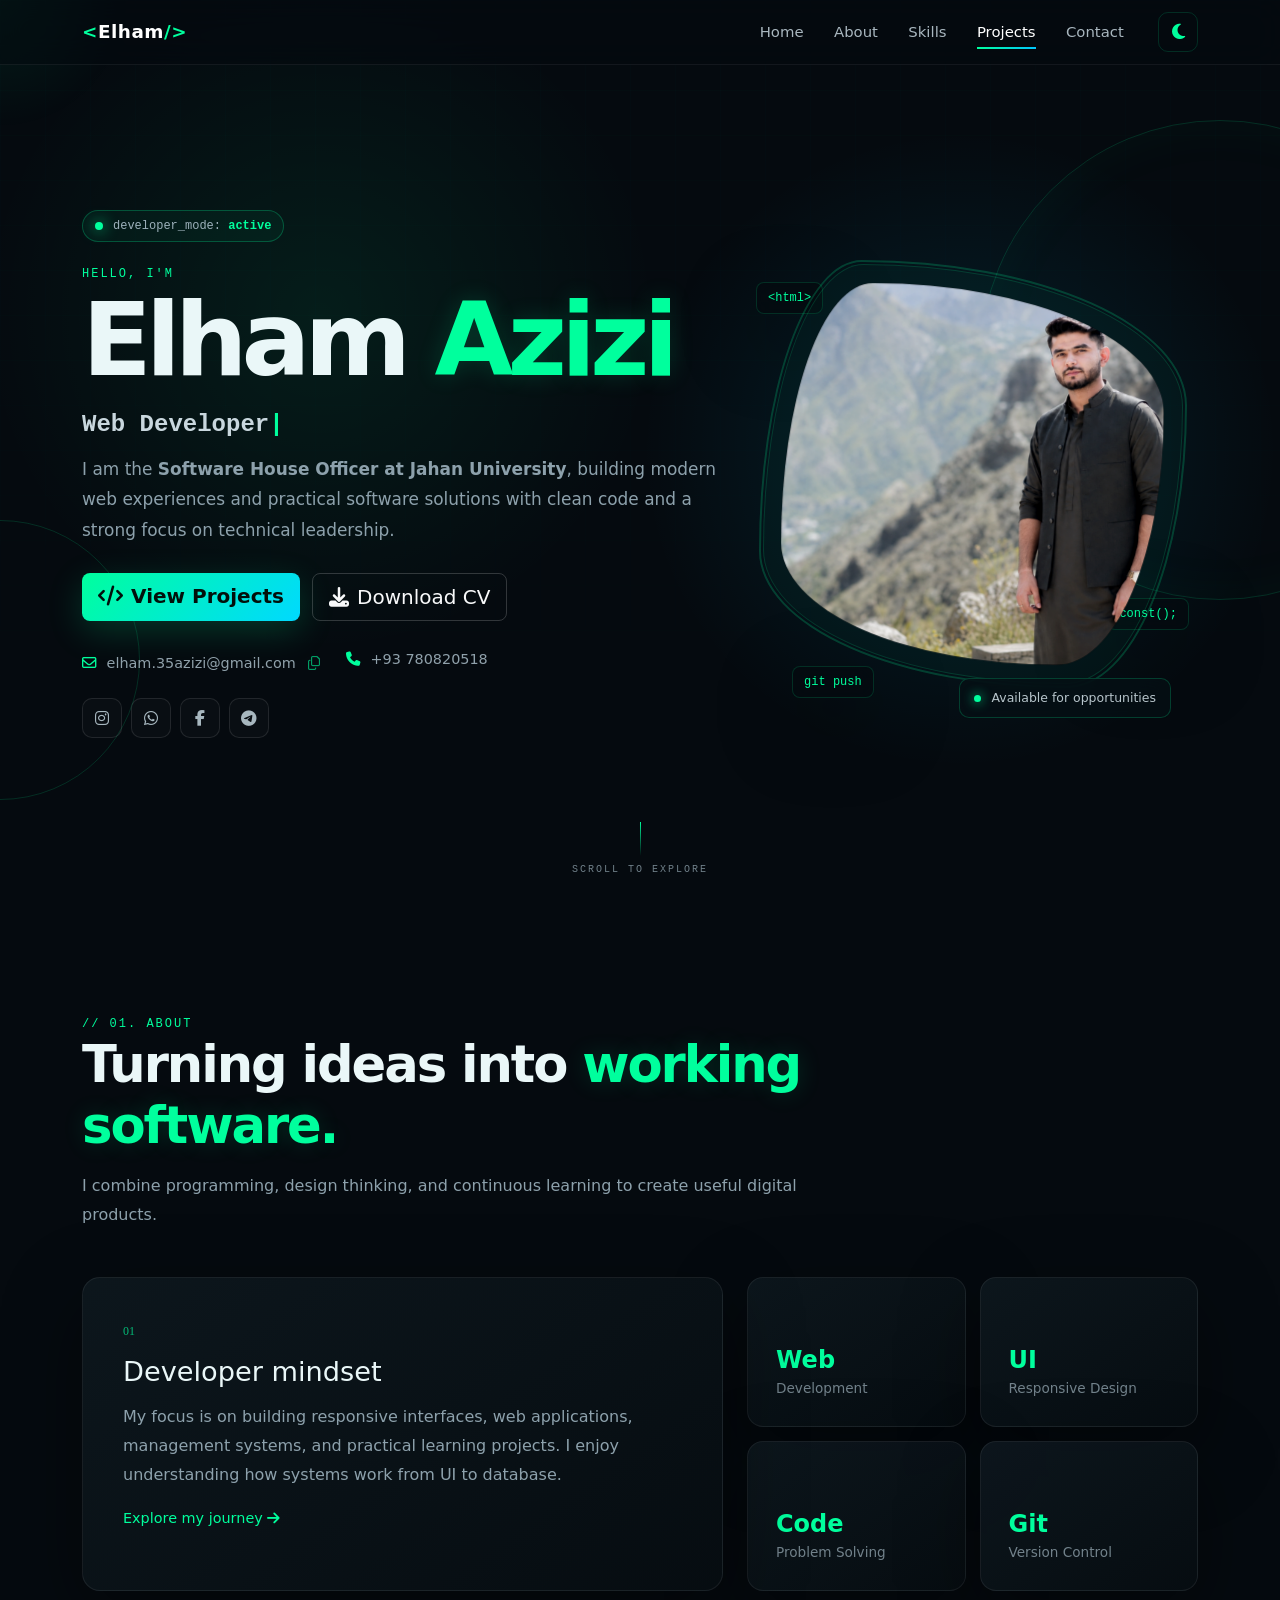
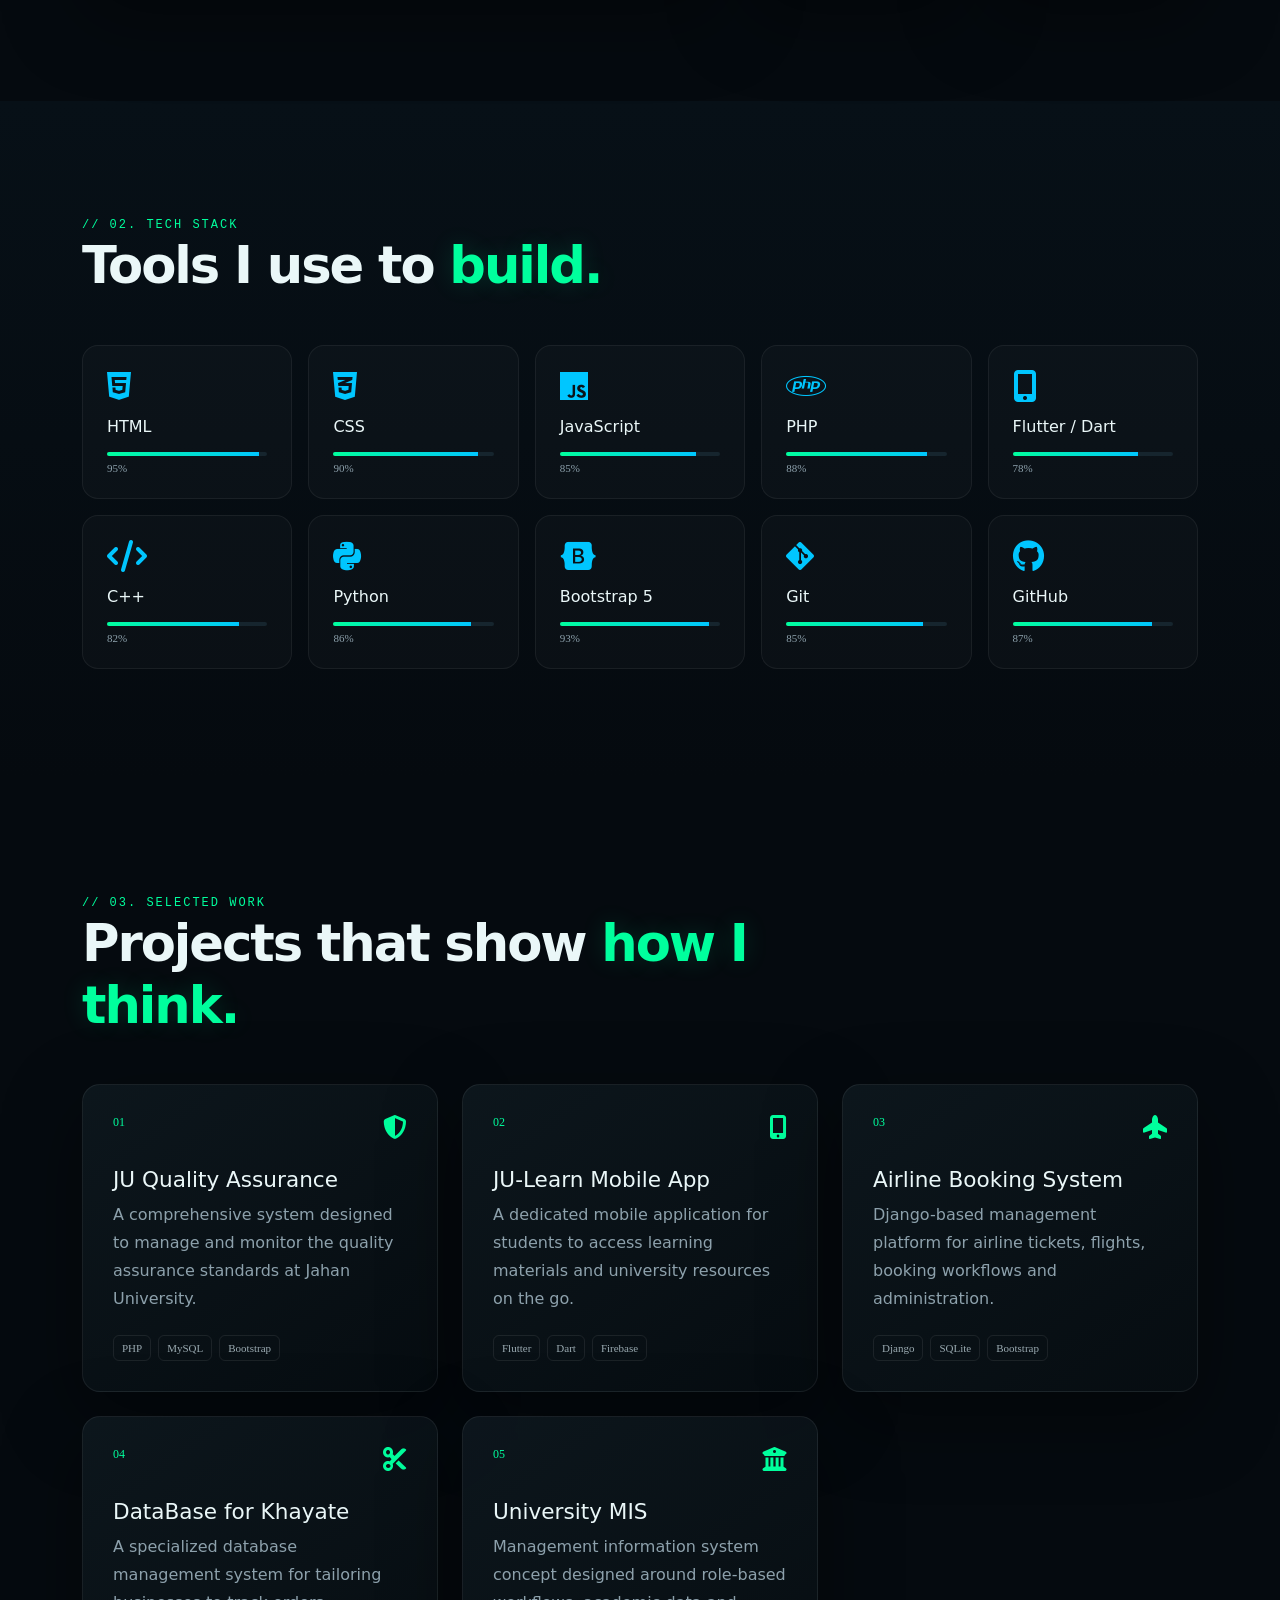
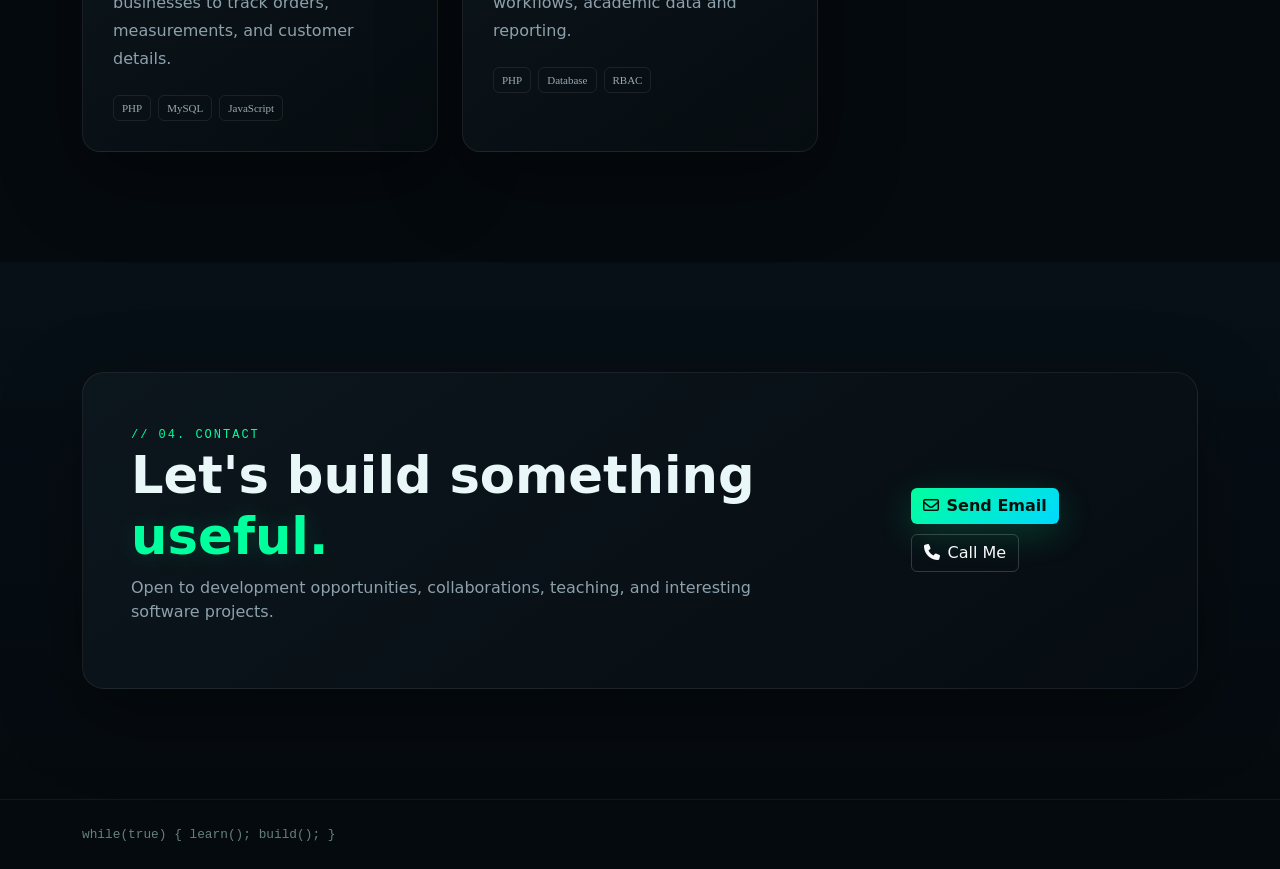
<file: elham-azizi-portfolio/index.html>
<!DOCTYPE html>
<html lang="en">
<head>
  <meta charset="UTF-8">
  <meta name="viewport" content="width=device-width, initial-scale=1.0">
  <meta name="description" content="Elham Azizi — Web Developer and Software House Officer at Jahan University. Specializing in modern web experiences and software solutions.">
  <meta property="og:title" content="Elham Azizi | Developer Portfolio">
  <meta property="og:description" content="Building modern web experiences and practical software solutions.">
  <meta property="og:type" content="website">
  <title>Elham Azizi | Developer Portfolio</title>

  <link rel="preconnect" href="https://cdn.jsdelivr.net">
  <link href="https://cdn.jsdelivr.net/npm/bootstrap@5.3.3/dist/css/bootstrap.min.css" rel="stylesheet">
  <link href="https://cdnjs.cloudflare.com/ajax/libs/font-awesome/6.6.0/css/all.min.css" rel="stylesheet">
  <link href="assets/css/style.css" rel="stylesheet">
</head>
<body data-page="home">

<div id="preloader">
  <div class="loader-wrap">
    <div class="code-loader">&lt;/&gt;</div>
    <span>loading portfolio...</span>
  </div>
</div>

<div class="cursor-glow"></div>
<div class="scroll-progress"></div>

<nav class="navbar navbar-expand-lg fixed-top glass-nav">
  <div class="container">
    <a class="navbar-brand fw-bold" href="index.html"><span>&lt;</span>Elham<span>/&gt;</span></a>
    <button class="navbar-toggler border-0 shadow-none" type="button" data-bs-toggle="collapse" data-bs-target="#mainNav">
      <i class="fa-solid fa-bars"></i>
    </button>
    <div class="collapse navbar-collapse" id="mainNav">
      <ul class="navbar-nav ms-auto align-items-lg-center gap-lg-2">
        <li class="nav-item"><a class="nav-link active" href="index.html">Home</a></li>
        <li class="nav-item"><a class="nav-link" href="about.html">About</a></li>
        <li class="nav-item"><a class="nav-link" href="#skills">Skills</a></li>
        <li class="nav-item"><a class="nav-link" href="#projects">Projects</a></li>
        <li class="nav-item"><a class="nav-link" href="#contact">Contact</a></li>
        <li class="nav-item">
          <button id="themeToggle" class="theme-toggle" aria-label="Toggle theme">
            <i class="fa-solid fa-moon"></i>
          </button>
        </li>
      </ul>
    </div>
  </div>
</nav>

<section class="hero-section" id="home">
  <div class="code-rain" aria-hidden="true">
    <span style="--x:8%;--d:0s">const developer = "Elham";</span>
    <span style="--x:74%;--d:1.2s">function buildFuture() { }</span>
    <span style="--x:22%;--d:2.1s">&lt;div&gt;Creative Developer&lt;/div&gt;</span>
    <span style="--x:57%;--d:.5s">git push origin main</span>
    <span style="--x:88%;--d:2.7s">print("Hello World")</span>
    <span style="--x:39%;--d:3.3s">flutter run</span>
    <span style="--x:3%;--d:4.2s">SELECT * FROM projects;</span>
    <span style="--x:67%;--d:4.8s">npm install bootstrap</span>
    <span style="--x:17%;--d:5.6s">while(alive) { code(); }</span>
  </div>
  <div class="grid-bg"></div>
  <div class="orb orb-one"></div>
  <div class="orb orb-two"></div>

  <div class="container hero-content position-relative">
    <div class="row align-items-center min-vh-100 py-5">
      <div class="col-lg-7 pt-5">
        <div class="terminal-badge reveal-up">
          <span class="terminal-dot"></span>
          <span>developer_mode: <strong>active</strong></span>
        </div>

        <p class="eyebrow reveal-up">HELLO, I'M</p>
        <h1 class="display-name reveal-up">Elham <span>Azizi</span></h1>
        <div class="typed-line reveal-up"><span id="typedText"></span><span class="type-caret">|</span></div>
        <p class="hero-copy reveal-up">
          I am the <strong>Software House Officer at Jahan University</strong>, building modern web experiences
          and practical software solutions with clean code and a strong focus on technical leadership.
        </p>

        <div class="hero-actions reveal-up">
          <a class="btn btn-neon btn-lg magnetic" href="#projects"><i class="fa-solid fa-code me-2"></i>View Projects</a>
          <a class="btn btn-outline-light btn-lg magnetic" href="cv/Elham-Azizi-CV.html" download><i class="fa-solid fa-download me-2"></i>Download CV</a>
        </div>

        <div class="contact-mini reveal-up">
          <div class="d-flex align-items-center gap-2">
            <a href="https://mail.google.com/mail/?view=cm&fs=1&to=elham.35azizi@gmail.com&su=Portfolio+Inquiry" target="_blank"><i class="fa-regular fa-envelope"></i> elham.35azizi@gmail.com</a>
            <button class="copy-btn" data-copy="elham.35azizi@gmail.com" title="Copy Email"><i class="fa-regular fa-copy"></i></button>
          </div>
          <a href="tel:+93780820518"><i class="fa-solid fa-phone"></i> +93 780820518</a>
        </div>

        <div class="social-links reveal-up">
          <a href="https://www.instagram.com/elham_azizi35" target="_blank" rel="noopener" aria-label="Instagram"><i class="fa-brands fa-instagram"></i></a>
          <a href="https://wa.me/93780820518" target="_blank" rel="noopener" aria-label="WhatsApp"><i class="fa-brands fa-whatsapp"></i></a>
          <a href="https://www.facebook.com/elham.azizi.16144606" target="_blank" rel="noopener" aria-label="Facebook"><i class="fa-brands fa-facebook-f"></i></a>
          <a href="https://t.me/elhamazizi32" target="_blank" rel="noopener" aria-label="Telegram"><i class="fa-brands fa-telegram"></i></a>
        </div>
      </div>

      <div class="col-lg-5 pt-5">
        <div class="profile-stage reveal-scale">
          <div class="floating-code code-one">&lt;html&gt;</div>
          <div class="floating-code code-two">const();</div>
          <div class="floating-code code-three">git push</div>
          <div class="profile-ring">
            <div class="profile-image">
              <img src="assets/img/profile.png" alt="Elham Azizi">
              <!-- Cyber HUD Overlay -->
              <div class="tech-hud">
                <div class="scan-bar"></div>
                <div class="hud-corners">
                  <span class="corner tl"></span>
                  <span class="corner tr"></span>
                  <span class="corner bl"></span>
                  <span class="corner br"></span>
                </div>
                <div class="data-tag">SYSTEM_LOAD: 98%</div>
              </div>
            </div>
          </div>
          <div class="status-card">
            <span class="status-dot"></span>
            Available for opportunities
          </div>
        </div>
      </div>
    </div>
  </div>

  <a class="scroll-cue" href="#about-preview"><span></span>scroll to explore</a>
</section>

<section class="section-pad" id="about-preview">
  <div class="container">
    <div class="section-heading reveal-up">
      <span class="section-kicker">// 01. ABOUT</span>
      <h2>Turning ideas into <span>working software.</span></h2>
      <p>I combine programming, design thinking, and continuous learning to create useful digital products.</p>
    </div>
    <div class="row g-4">
      <div class="col-lg-7 reveal-up">
        <div class="glass-card about-card h-100">
          <span class="line-number">01</span>
          <h3>Developer mindset</h3>
          <p>
            My focus is on building responsive interfaces, web applications, management systems,
            and practical learning projects. I enjoy understanding how systems work from UI to database.
          </p>
          <a class="text-link" href="about.html">Explore my journey <i class="fa-solid fa-arrow-right"></i></a>
        </div>
      </div>
      <div class="col-lg-5 reveal-up">
        <div class="stat-grid">
          <div class="stat-card"><strong>Web</strong><span>Development</span></div>
          <div class="stat-card"><strong>UI</strong><span>Responsive Design</span></div>
          <div class="stat-card"><strong>Code</strong><span>Problem Solving</span></div>
          <div class="stat-card"><strong>Git</strong><span>Version Control</span></div>
        </div>
      </div>
    </div>
  </div>
</section>

<section class="section-pad section-dark" id="skills">
  <div class="container">
    <div class="section-heading reveal-up">
      <span class="section-kicker">// 02. TECH STACK</span>
      <h2>Tools I use to <span>build.</span></h2>
    </div>
    <div class="skills-grid">
      <div class="skill-card reveal-up"><i class="fa-brands fa-html5"></i><h4>HTML</h4><div class="skill-meter"><span style="--level:95%"></span></div><small>95%</small></div>
      <div class="skill-card reveal-up"><i class="fa-brands fa-css3-alt"></i><h4>CSS</h4><div class="skill-meter"><span style="--level:90%"></span></div><small>90%</small></div>
      <div class="skill-card reveal-up"><i class="fa-brands fa-js"></i><h4>JavaScript</h4><div class="skill-meter"><span style="--level:85%"></span></div><small>85%</small></div>
      <div class="skill-card reveal-up"><i class="fa-brands fa-php"></i><h4>PHP</h4><div class="skill-meter"><span style="--level:88%"></span></div><small>88%</small></div>
      <div class="skill-card reveal-up"><i class="fa-solid fa-mobile-screen-button"></i><h4>Flutter / Dart</h4><div class="skill-meter"><span style="--level:78%"></span></div><small>78%</small></div>
      <div class="skill-card reveal-up"><i class="fa-solid fa-code"></i><h4>C++</h4><div class="skill-meter"><span style="--level:82%"></span></div><small>82%</small></div>
      <div class="skill-card reveal-up"><i class="fa-brands fa-python"></i><h4>Python</h4><div class="skill-meter"><span style="--level:86%"></span></div><small>86%</small></div>
      <div class="skill-card reveal-up"><i class="fa-brands fa-bootstrap"></i><h4>Bootstrap 5</h4><div class="skill-meter"><span style="--level:93%"></span></div><small>93%</small></div>
      <div class="skill-card reveal-up"><i class="fa-brands fa-git-alt"></i><h4>Git</h4><div class="skill-meter"><span style="--level:85%"></span></div><small>85%</small></div>
      <div class="skill-card reveal-up"><i class="fa-brands fa-github"></i><h4>GitHub</h4><div class="skill-meter"><span style="--level:87%"></span></div><small>87%</small></div>
    </div>
  </div>
</section>

<section class="section-pad" id="projects">
  <div class="container">
    <div class="section-heading reveal-up">
      <span class="section-kicker">// 03. SELECTED WORK</span>
      <h2>Projects that show <span>how I think.</span></h2>
    </div>
    <div class="row g-4">
      <div class="col-lg-4 reveal-up">
        <a href="project-qa.html" class="project-card">
          <div class="project-top"><span>01</span><i class="fa-solid fa-shield-halved"></i></div>
          <h3>JU Quality Assurance</h3>
          <p>A comprehensive system designed to manage and monitor the quality assurance standards at Jahan University.</p>
          <div class="tag-row"><span>PHP</span><span>MySQL</span><span>Bootstrap</span></div>
        </a>
      </div>
      <div class="col-lg-4 reveal-up">
        <a href="project-julearn.html" class="project-card">
          <div class="project-top"><span>02</span><i class="fa-solid fa-mobile-screen-button"></i></div>
          <h3>JU-Learn Mobile App</h3>
          <p>A dedicated mobile application for students to access learning materials and university resources on the go.</p>
          <div class="tag-row"><span>Flutter</span><span>Dart</span><span>Firebase</span></div>
        </a>
      </div>
      <div class="col-lg-4 reveal-up">
        <a href="project-1.html" class="project-card">
          <div class="project-top"><span>03</span><i class="fa-solid fa-plane-up"></i></div>
          <h3>Airline Booking System</h3>
          <p>Django-based management platform for airline tickets, flights, booking workflows and administration.</p>
          <div class="tag-row"><span>Django</span><span>SQLite</span><span>Bootstrap</span></div>
        </a>
      </div>
      <div class="col-lg-4 reveal-up">
        <a href="project-khayate.html" class="project-card">
          <div class="project-top"><span>04</span><i class="fa-solid fa-scissors"></i></div>
          <h3>DataBase for Khayate</h3>
          <p>A specialized database management system for tailoring businesses to track orders, measurements, and customer details.</p>
          <div class="tag-row"><span>PHP</span><span>MySQL</span><span>JavaScript</span></div>
        </a>
      </div>
      <div class="col-lg-4 reveal-up">
        <a href="project-3.html" class="project-card">
          <div class="project-top"><span>05</span><i class="fa-solid fa-building-columns"></i></div>
          <h3>University MIS</h3>
          <p>Management information system concept designed around role-based workflows, academic data and reporting.</p>
          <div class="tag-row"><span>PHP</span><span>Database</span><span>RBAC</span></div>
        </a>
      </div>
    </div>
  </div>
</section>

<section class="section-pad section-dark" id="contact">
  <div class="container">
    <div class="contact-panel reveal-scale">
      <div>
        <span class="section-kicker">// 04. CONTACT</span>
        <h2>Let's build something <span>useful.</span></h2>
        <p>Open to development opportunities, collaborations, teaching, and interesting software projects.</p>
      </div>
      <div class="contact-actions">
        <a class="btn btn-neon magnetic" href="https://mail.google.com/mail/?view=cm&fs=1&to=elham.35azizi@gmail.com&su=Portfolio+Inquiry" target="_blank"><i class="fa-regular fa-envelope me-2"></i>Send Email</a>
        <a class="btn btn-outline-light magnetic" href="tel:+93780820518"><i class="fa-solid fa-phone me-2"></i>Call Me</a>
      </div>
    </div>
  </div>
</section>

<footer class="site-footer">
  <div class="container d-flex flex-column flex-md-row justify-content-between gap-2">
    <span class="footer-code">while(true) { learn(); build(); }</span>
  </div>
</footer>

<button id="backToTop" class="back-top" aria-label="Back to top"><i class="fa-solid fa-arrow-up"></i></button>

<script src="https://cdn.jsdelivr.net/npm/bootstrap@5.3.3/dist/js/bootstrap.bundle.min.js"></script>
<script src="assets/js/app.js"></script>
</body>
</html>
</file>
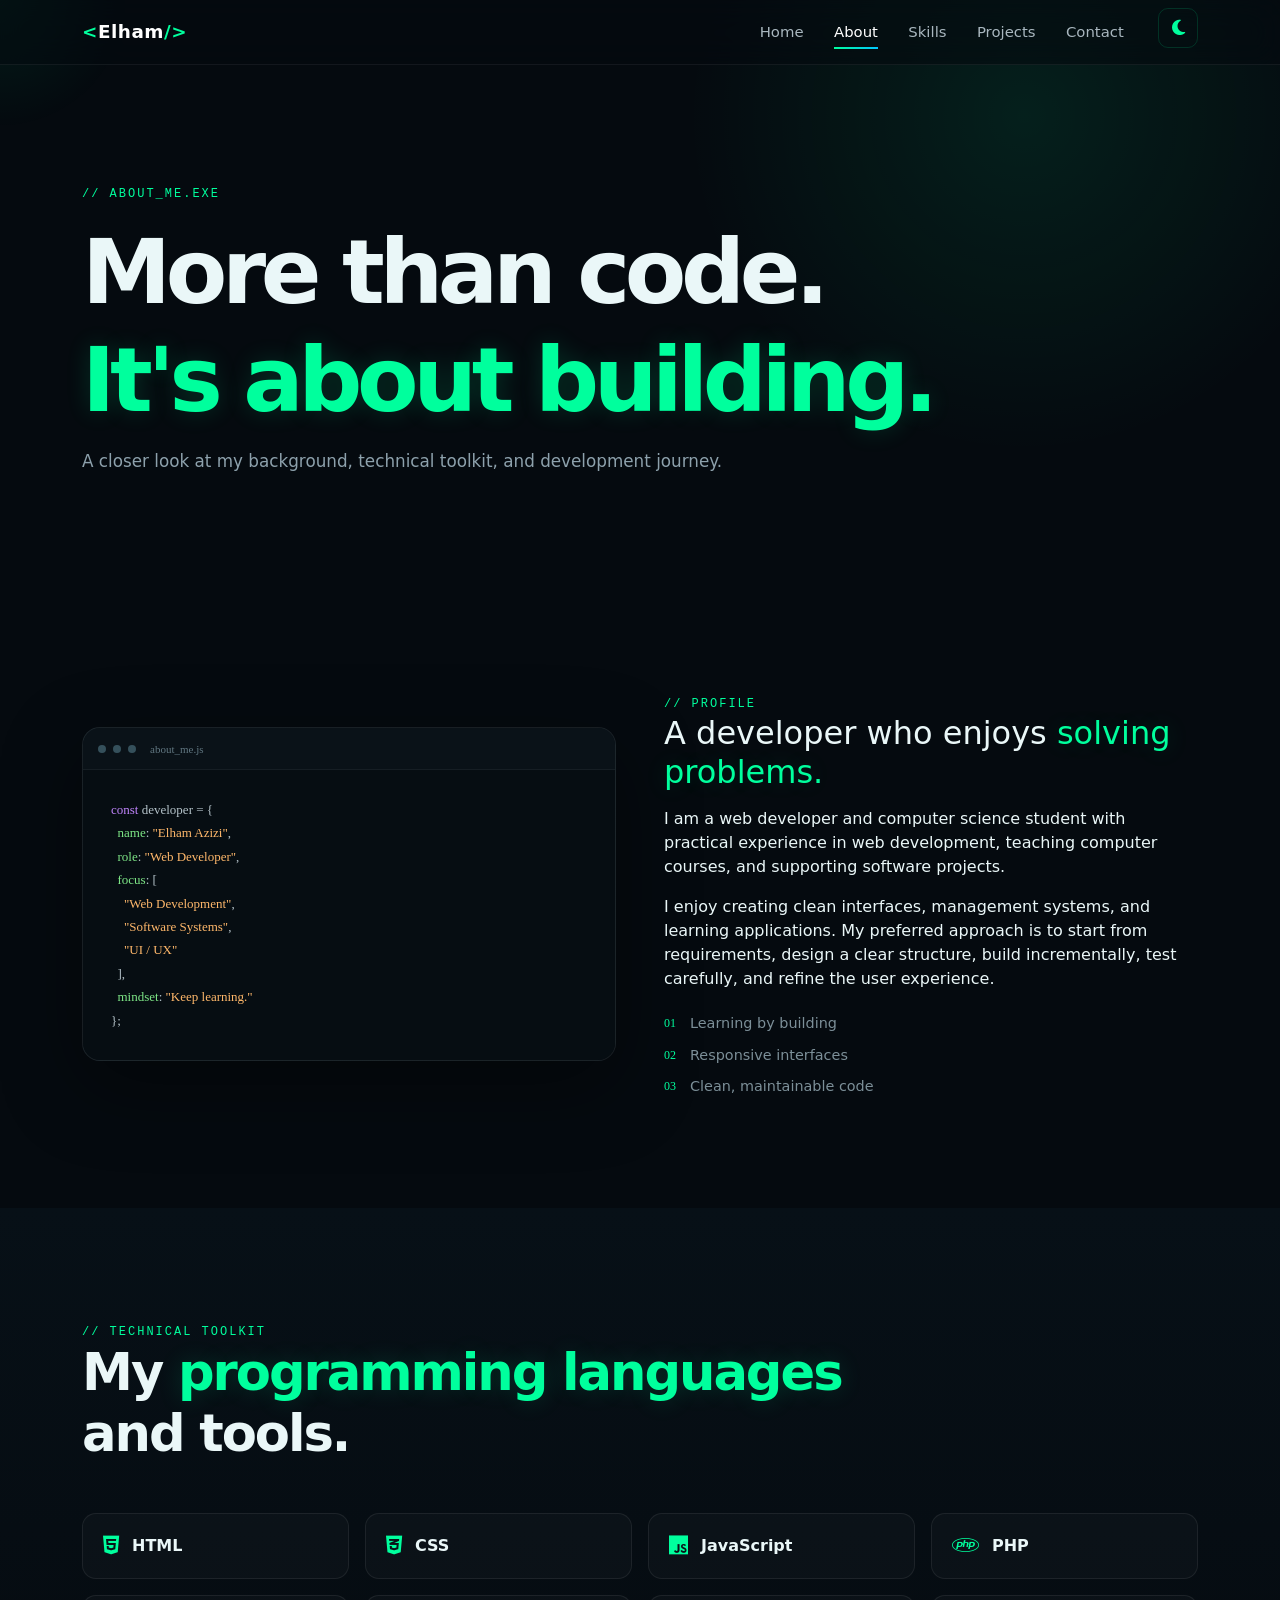
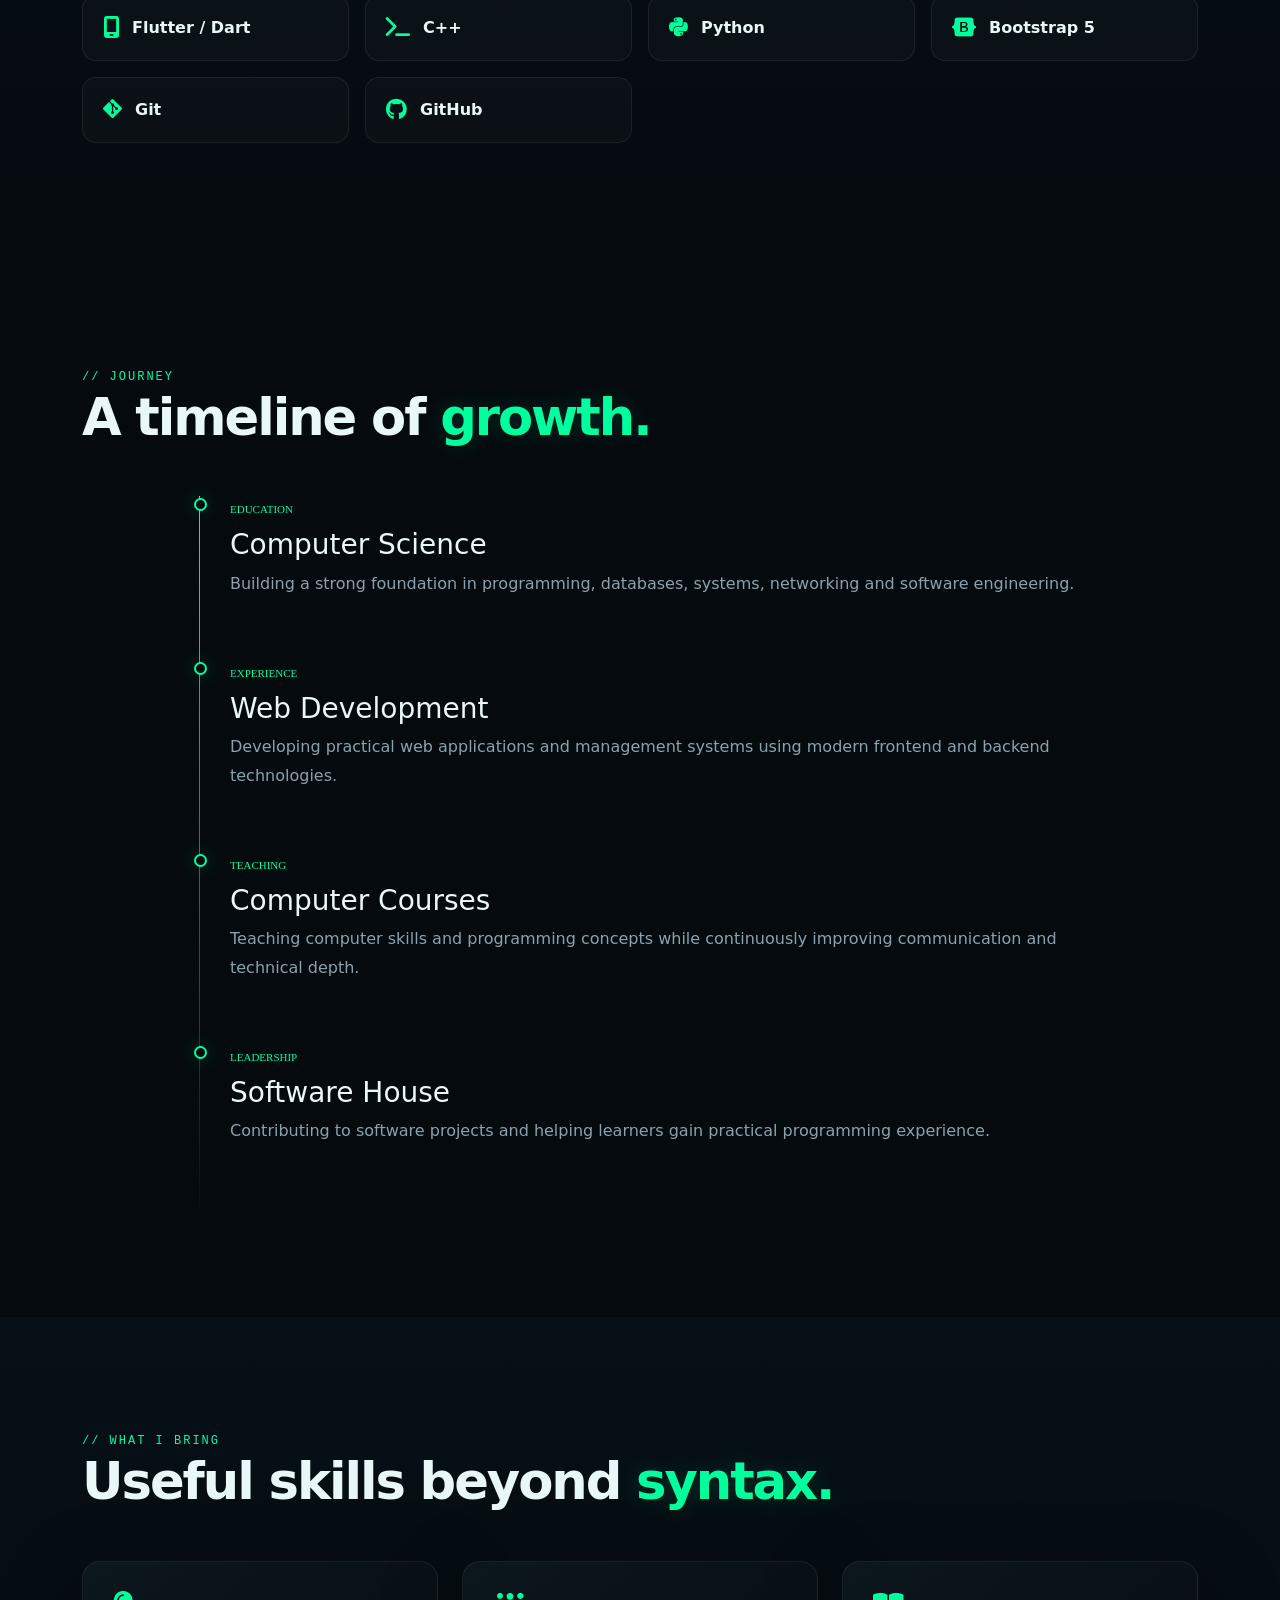
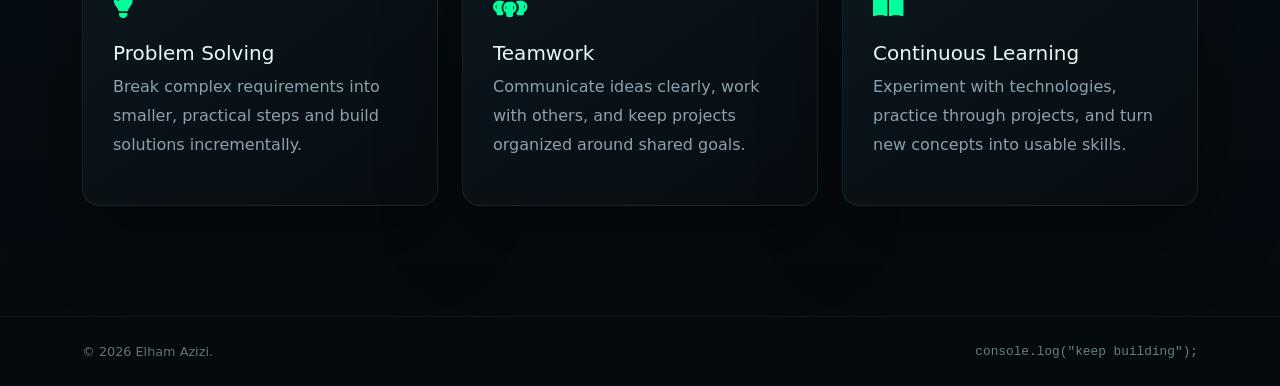
<file: elham-azizi-portfolio/about.html>
<!DOCTYPE html>
<html lang="en">
<head>
  <meta charset="UTF-8">
  <meta name="viewport" content="width=device-width, initial-scale=1.0">
  <title>About | Elham Azizi</title>
  <link href="https://cdn.jsdelivr.net/npm/bootstrap@5.3.3/dist/css/bootstrap.min.css" rel="stylesheet">
  <link href="https://cdnjs.cloudflare.com/ajax/libs/font-awesome/6.6.0/css/all.min.css" rel="stylesheet">
  <link href="assets/css/style.css" rel="stylesheet">
</head>
<body data-page="about">
<div id="preloader"><div class="loader-wrap"><div class="code-loader">&lt;/&gt;</div><span>loading about...</span></div></div>
<div class="cursor-glow"></div><div class="scroll-progress"></div>

<nav class="navbar navbar-expand-lg fixed-top glass-nav">
  <div class="container">
    <a class="navbar-brand fw-bold" href="index.html"><span>&lt;</span>Elham<span>/&gt;</span></a>
    <button class="navbar-toggler border-0 shadow-none" type="button" data-bs-toggle="collapse" data-bs-target="#mainNav"><i class="fa-solid fa-bars"></i></button>
    <div class="collapse navbar-collapse" id="mainNav">
      <ul class="navbar-nav ms-auto gap-lg-2">
        <li class="nav-item"><a class="nav-link" href="index.html">Home</a></li>
        <li class="nav-item"><a class="nav-link active" href="about.html">About</a></li>
        <li class="nav-item"><a class="nav-link" href="index.html#skills">Skills</a></li>
        <li class="nav-item"><a class="nav-link" href="index.html#projects">Projects</a></li>
        <li class="nav-item"><a class="nav-link" href="index.html#contact">Contact</a></li>
        <li class="nav-item">
          <button id="themeToggle" class="theme-toggle" aria-label="Toggle theme">
            <i class="fa-solid fa-moon"></i>
          </button>
        </li>
      </ul>
    </div>
  </div>
</nav>

<header class="inner-hero">
  <div class="container position-relative">
    <span class="section-kicker">// ABOUT_ME.EXE</span>
    <h1>More than code.<br><span>It's about building.</span></h1>
    <p>A closer look at my background, technical toolkit, and development journey.</p>
  </div>
</header>

<main>
<section class="section-pad">
  <div class="container">
    <div class="row g-5 align-items-center">
      <div class="col-lg-6 reveal-up">
        <div class="about-terminal">
          <div class="terminal-bar"><span></span><span></span><span></span><b>about_me.js</b></div>
          <pre><code><span class="purple">const</span> developer = {
  <span class="green">name</span>: <span class="orange">"Elham Azizi"</span>,
  <span class="green">role</span>: <span class="orange">"Web Developer"</span>,
  <span class="green">focus</span>: [
    <span class="orange">"Web Development"</span>,
    <span class="orange">"Software Systems"</span>,
    <span class="orange">"UI / UX"</span>
  ],
  <span class="green">mindset</span>: <span class="orange">"Keep learning."</span>
};</code></pre>
        </div>
      </div>
      <div class="col-lg-6 reveal-up">
        <span class="section-kicker">// PROFILE</span>
        <h2 class="mb-3">A developer who enjoys <span>solving problems.</span></h2>
        <p>I am a web developer and computer science student with practical experience in web development, teaching computer courses, and supporting software projects.</p>
        <p>I enjoy creating clean interfaces, management systems, and learning applications. My preferred approach is to start from requirements, design a clear structure, build incrementally, test carefully, and refine the user experience.</p>
        <div class="mini-facts">
          <div><strong>01</strong><span>Learning by building</span></div>
          <div><strong>02</strong><span>Responsive interfaces</span></div>
          <div><strong>03</strong><span>Clean, maintainable code</span></div>
        </div>
      </div>
    </div>
  </div>
</section>

<section class="section-pad section-dark">
  <div class="container">
    <div class="section-heading reveal-up">
      <span class="section-kicker">// TECHNICAL TOOLKIT</span>
      <h2>My <span>programming languages</span> and tools.</h2>
    </div>
    <div class="row g-3">
      <div class="col-6 col-md-4 col-lg-3"><div class="tech-pill reveal-up"><i class="fa-brands fa-html5"></i>HTML</div></div>
      <div class="col-6 col-md-4 col-lg-3"><div class="tech-pill reveal-up"><i class="fa-brands fa-css3-alt"></i>CSS</div></div>
      <div class="col-6 col-md-4 col-lg-3"><div class="tech-pill reveal-up"><i class="fa-brands fa-js"></i>JavaScript</div></div>
      <div class="col-6 col-md-4 col-lg-3"><div class="tech-pill reveal-up"><i class="fa-brands fa-php"></i>PHP</div></div>
      <div class="col-6 col-md-4 col-lg-3"><div class="tech-pill reveal-up"><i class="fa-solid fa-mobile-screen"></i>Flutter / Dart</div></div>
      <div class="col-6 col-md-4 col-lg-3"><div class="tech-pill reveal-up"><i class="fa-solid fa-terminal"></i>C++</div></div>
      <div class="col-6 col-md-4 col-lg-3"><div class="tech-pill reveal-up"><i class="fa-brands fa-python"></i>Python</div></div>
      <div class="col-6 col-md-4 col-lg-3"><div class="tech-pill reveal-up"><i class="fa-brands fa-bootstrap"></i>Bootstrap 5</div></div>
      <div class="col-6 col-md-4 col-lg-3"><div class="tech-pill reveal-up"><i class="fa-brands fa-git-alt"></i>Git</div></div>
      <div class="col-6 col-md-4 col-lg-3"><div class="tech-pill reveal-up"><i class="fa-brands fa-github"></i>GitHub</div></div>
    </div>
  </div>
</section>

<section class="section-pad">
  <div class="container">
    <div class="section-heading reveal-up">
      <span class="section-kicker">// JOURNEY</span>
      <h2>A timeline of <span>growth.</span></h2>
    </div>
    <div class="timeline">
      <div class="timeline-item reveal-up"><span class="timeline-dot"></span><div><small>EDUCATION</small><h3>Computer Science</h3><p>Building a strong foundation in programming, databases, systems, networking and software engineering.</p></div></div>
      <div class="timeline-item reveal-up"><span class="timeline-dot"></span><div><small>EXPERIENCE</small><h3>Web Development</h3><p>Developing practical web applications and management systems using modern frontend and backend technologies.</p></div></div>
      <div class="timeline-item reveal-up"><span class="timeline-dot"></span><div><small>TEACHING</small><h3>Computer Courses</h3><p>Teaching computer skills and programming concepts while continuously improving communication and technical depth.</p></div></div>
      <div class="timeline-item reveal-up"><span class="timeline-dot"></span><div><small>LEADERSHIP</small><h3>Software House</h3><p>Contributing to software projects and helping learners gain practical programming experience.</p></div></div>
    </div>
  </div>
</section>

<section class="section-pad section-dark">
  <div class="container">
    <div class="section-heading reveal-up">
      <span class="section-kicker">// WHAT I BRING</span>
      <h2>Useful skills beyond <span>syntax.</span></h2>
    </div>
    <div class="row g-4">
      <div class="col-md-4 reveal-up"><div class="value-card"><i class="fa-solid fa-lightbulb"></i><h3>Problem Solving</h3><p>Break complex requirements into smaller, practical steps and build solutions incrementally.</p></div></div>
      <div class="col-md-4 reveal-up"><div class="value-card"><i class="fa-solid fa-people-group"></i><h3>Teamwork</h3><p>Communicate ideas clearly, work with others, and keep projects organized around shared goals.</p></div></div>
      <div class="col-md-4 reveal-up"><div class="value-card"><i class="fa-solid fa-book-open"></i><h3>Continuous Learning</h3><p>Experiment with technologies, practice through projects, and turn new concepts into usable skills.</p></div></div>
    </div>
  </div>
</section>
</main>

<footer class="site-footer"><div class="container d-flex flex-column flex-md-row justify-content-between gap-2"><span>© <span id="year"></span> Elham Azizi.</span><span class="footer-code">console.log("keep building");</span></div></footer>
<button id="backToTop" class="back-top" aria-label="Back to top"><i class="fa-solid fa-arrow-up"></i></button>
<script src="https://cdn.jsdelivr.net/npm/bootstrap@5.3.3/dist/js/bootstrap.bundle.min.js"></script>
<script src="assets/js/app.js"></script>
</body>
</html>
</file>
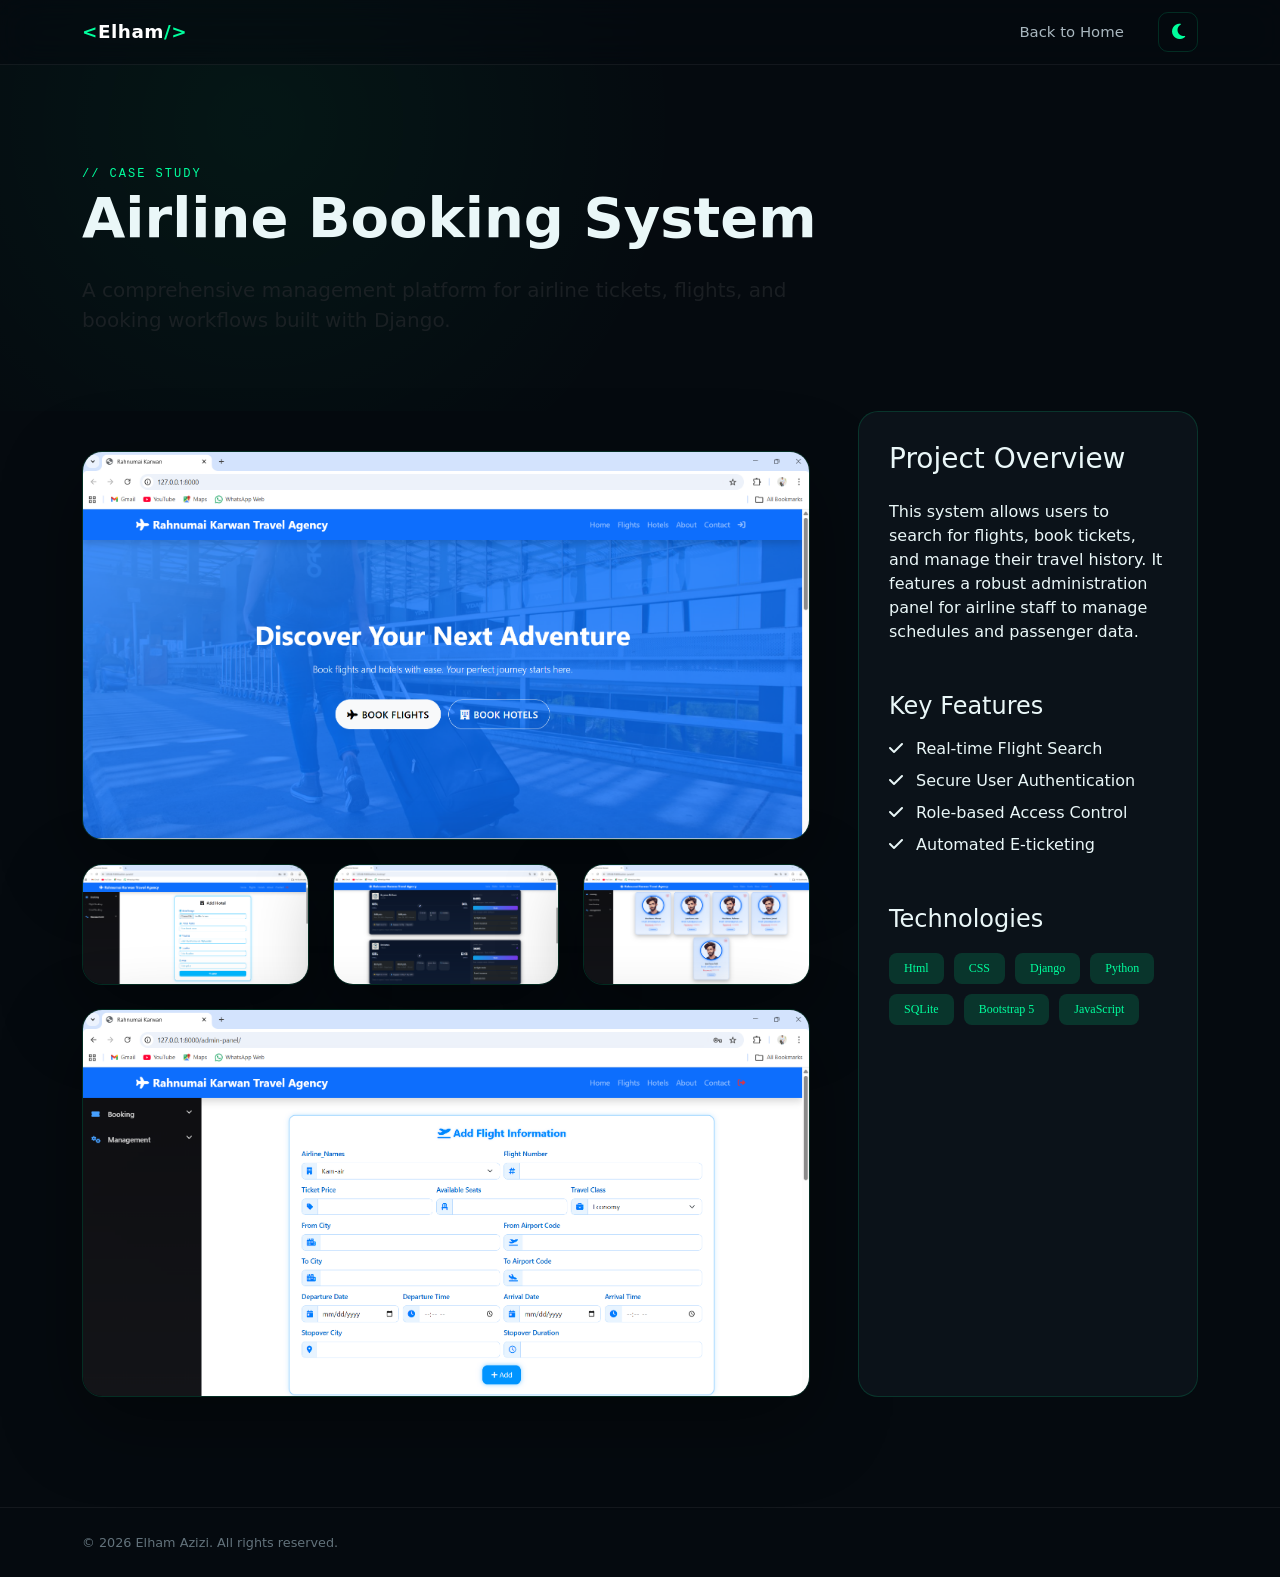
<file: elham-azizi-portfolio/project-1.html>
<!DOCTYPE html>
<html lang="en">
<head>
  <meta charset="UTF-8">
  <meta name="viewport" content="width=device-width, initial-scale=1.0">
  <title>Project Details | Elham Azizi</title>
  <link href="https://cdn.jsdelivr.net/npm/bootstrap@5.3.3/dist/css/bootstrap.min.css" rel="stylesheet">
  <link href="https://cdnjs.cloudflare.com/ajax/libs/font-awesome/6.6.0/css/all.min.css" rel="stylesheet">
  <link href="assets/css/style.css" rel="stylesheet">
</head>
<body data-page="project">

<nav class="navbar navbar-expand-lg fixed-top glass-nav">
  <div class="container">
    <a class="navbar-brand fw-bold" href="index.html"><span>&lt;</span>Elham<span>/&gt;</span></a>
    <div class="collapse navbar-collapse" id="mainNav">
      <ul class="navbar-nav ms-auto align-items-center gap-2">
        <li class="nav-item"><a class="nav-link" href="index.html">Back to Home</a></li>
        <li class="nav-item">
          <button id="themeToggle" class="theme-toggle">
            <i class="fa-solid fa-moon"></i>
          </button>
        </li>
      </ul>
    </div>
  </div>
</nav>

<header class="project-header">
  <div class="container">
    <div class="row align-items-center">
      <div class="col-lg-8 animate-fadeInUp">
        <span class="section-kicker">// CASE STUDY</span>
        <h1 class="display-4 fw-bold mb-4">Airline <span>Booking System</span></h1>
        <p class="lead text-muted">A comprehensive management platform for airline tickets, flights, and booking workflows built with Django.</p>
      </div>
    </div>
  </div>
</header>

<main class="section-pad pt-0">
  <div class="container">
    <div class="row g-5">
      <div class="col-lg-8">
        <div class="project-gallery">
          <div class="mb-4 animate-fadeInUp" style="animation-delay: 0.2s;">
            <img src="assets/img/7.png" alt="Flight Search Dashboard" class="gallery-img">
          </div>
          <div class="row g-4 mb-4">
            <div class="col-md-4 animate-fadeInUp" style="animation-delay: 0.3s;">
               <img src="assets/img/12.png" alt="Ticket UI" class="gallery-img">
            </div>
            <div class="col-md-4 animate-fadeInUp" style="animation-delay: 0.4s;">
               <img src="assets/img/9.png" alt="Admin Login" class="gallery-img">
            </div>
            <div class="col-md-4 animate-fadeInUp" style="animation-delay: 0.5s;">
              <img src="assets/img/11.png" alt="Booking Management Table" class="gallery-img">
            </div>
          </div>
          <div class="animate-fadeInUp" style="animation-delay: 0.6s;">
            <img src="assets/img/10.png" salt="Payment Flow" class="gallery-img">
          </div>
        </div>
      </div>
      <div class="col-lg-4">
        <div class="project-info-card animate-fadeInUp" style="animation-delay: 0.6s;">
          <h3 class="mb-4">Project Overview</h3>
          <p>This system allows users to search for flights, book tickets, and manage their travel history. It features a robust administration panel for airline staff to manage schedules and passenger data.</p>

          <h4 class="mt-5 mb-3">Key Features</h4>
          <ul class="list-unstyled">
            <li class="mb-2"><i class="fa-solid fa-check text-accent me-2"></i> Real-time Flight Search</li>
            <li class="mb-2"><i class="fa-solid fa-check text-accent me-2"></i> Secure User Authentication</li>
            <li class="mb-2"><i class="fa-solid fa-check text-accent me-2"></i> Role-based Access Control</li>
            <li class="mb-2"><i class="fa-solid fa-check text-accent me-2"></i> Automated E-ticketing</li>
          </ul>

          <h4 class="mt-5 mb-3">Technologies</h4>
          <div class="tech-list">
            <span class="tech-item">Html</span>
            <span class="tech-item">CSS</span>
            <span class="tech-item">Django</span>
            <span class="tech-item">Python</span>
            <span class="tech-item">SQLite</span>
            <span class="tech-item">Bootstrap 5</span>
            <span class="tech-item">JavaScript</span>
          </div>
        </div>
      </div>
    </div>
  </div>
</main>

<footer class="site-footer">
  <div class="container d-flex flex-column flex-md-row justify-content-between gap-2">
    <span>© <span id="year"></span> Elham Azizi. All rights reserved.</span>
  </div>
</footer>

<script src="assets/js/app.js"></script>
</body>
</html>
</file>
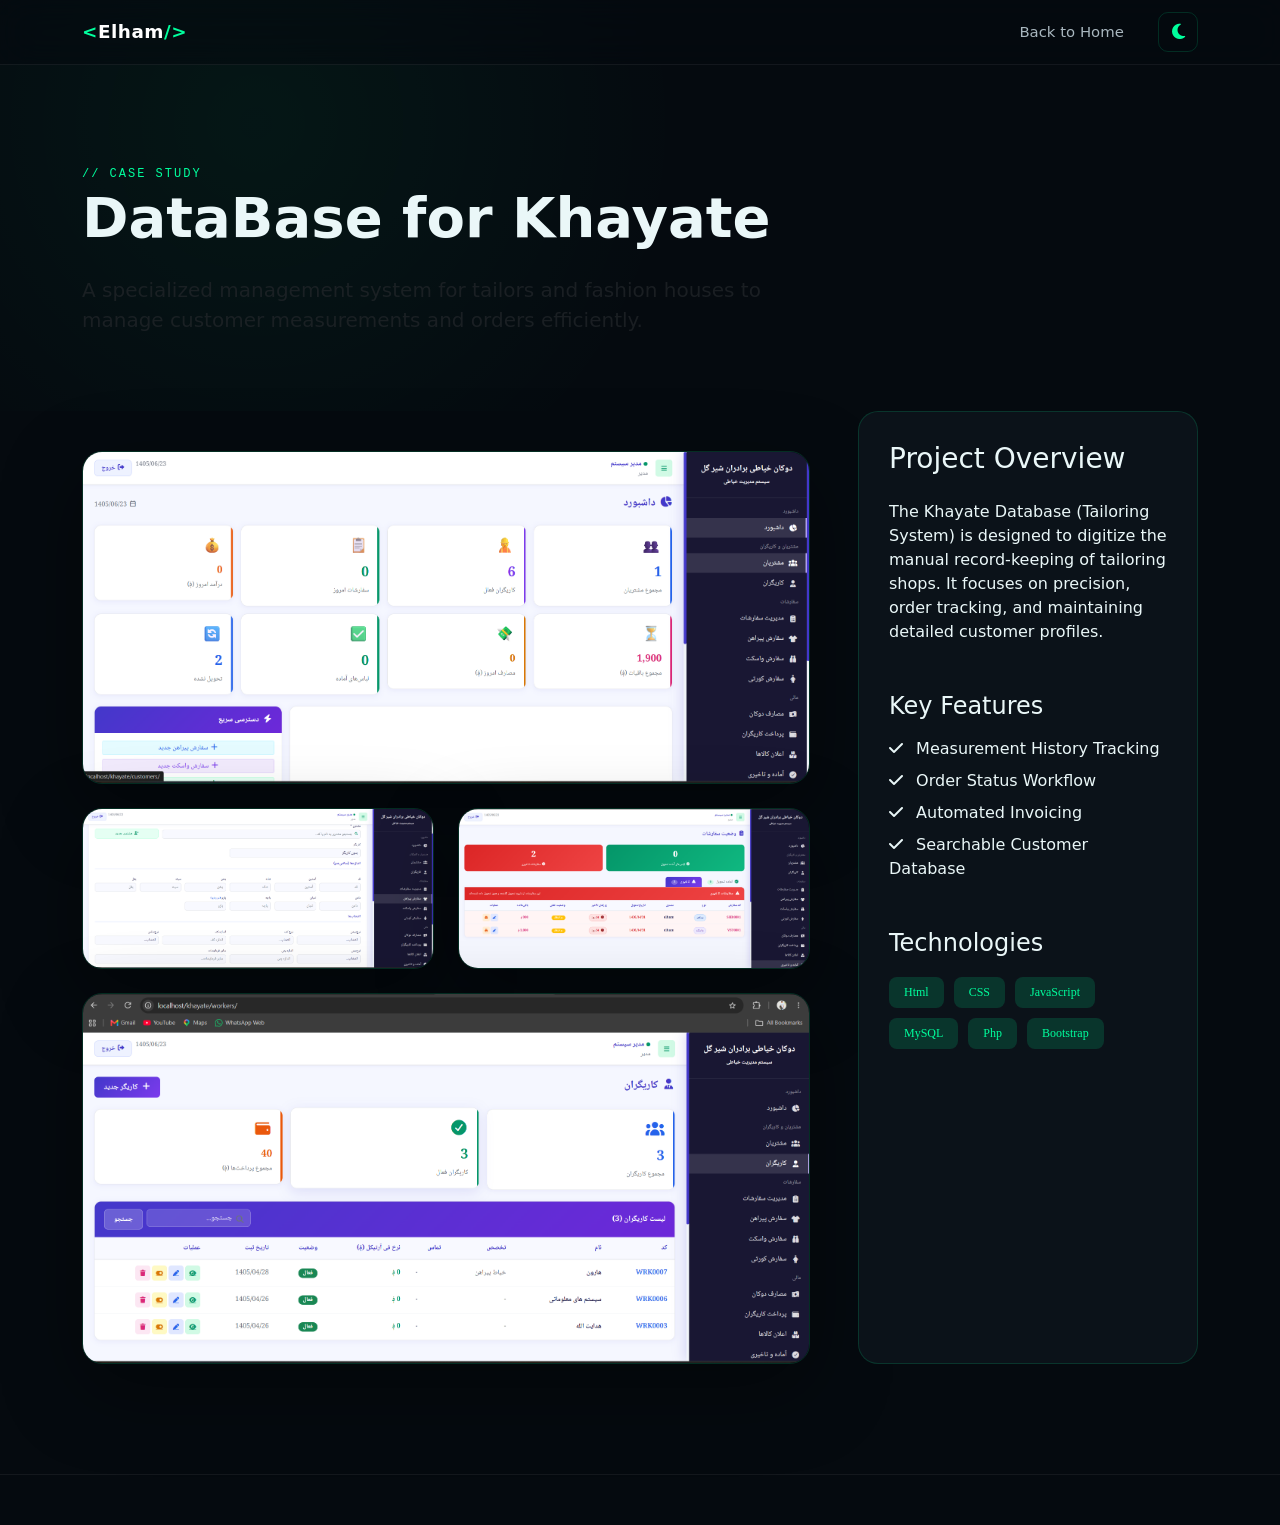
<file: elham-azizi-portfolio/project-khayate.html>
<!DOCTYPE html>
<html lang="en">
<head>
  <meta charset="UTF-8">
  <meta name="viewport" content="width=device-width, initial-scale=1.0">
  <title>Project Details | Elham Azizi</title>
  <link href="https://cdn.jsdelivr.net/npm/bootstrap@5.3.3/dist/css/bootstrap.min.css" rel="stylesheet">
  <link href="https://cdnjs.cloudflare.com/ajax/libs/font-awesome/6.6.0/css/all.min.css" rel="stylesheet">
  <link href="assets/css/style.css" rel="stylesheet">
</head>
<body data-page="project">

<nav class="navbar navbar-expand-lg fixed-top glass-nav">
  <div class="container">
    <a class="navbar-brand fw-bold" href="index.html"><span>&lt;</span>Elham<span>/&gt;</span></a>
    <div class="collapse navbar-collapse" id="mainNav">
      <ul class="navbar-nav ms-auto align-items-center gap-2">
        <li class="nav-item"><a class="nav-link" href="index.html">Back to Home</a></li>
        <li class="nav-item">
          <button id="themeToggle" class="theme-toggle">
            <i class="fa-solid fa-moon"></i>
          </button>
        </li>
      </ul>
    </div>
  </div>
</nav>

<header class="project-header">
  <div class="container">
    <div class="row align-items-center">
      <div class="col-lg-8 animate-fadeInUp">
        <span class="section-kicker">// CASE STUDY</span>
        <h1 class="display-4 fw-bold mb-4">DataBase for <span>Khayate</span></h1>
        <p class="lead text-muted">A specialized management system for tailors and fashion houses to manage customer measurements and orders efficiently.</p>
      </div>
    </div>
  </div>
</header>

<main class="section-pad pt-0">
  <div class="container">
    <div class="row g-5">
      <div class="col-lg-8">
        <div class="project-gallery">
          <div class="mb-4 animate-fadeInUp" style="animation-delay: 0.2s;">
            <img src="assets/img/13.png" alt="Tailoring Database Dashboard" class="gallery-img">
          </div>
          <div class="row g-4 mb-4">
            <div class="col-md-6 animate-fadeInUp" style="animation-delay: 0.3s;">
               <img src="assets/img/14.png" alt="Customer Measurements UI" class="gallery-img">
            </div>
            <div class="col-md-6 animate-fadeInUp" style="animation-delay: 0.4s;">
               <img src="assets/img/15.png" alt="Order Tracking" class="gallery-img">
            </div>
          </div>
          <div class="animate-fadeInUp" style="animation-delay: 0.5s;">
            <img src="assets/img/16.png" alt="Inventory & Fabrics" class="gallery-img">
          </div>
        </div>
      </div>
      <div class="col-lg-4">
        <div class="project-info-card animate-fadeInUp" style="animation-delay: 0.6s;">
          <h3 class="mb-4">Project Overview</h3>
          <p>The Khayate Database (Tailoring System) is designed to digitize the manual record-keeping of tailoring shops. It focuses on precision, order tracking, and maintaining detailed customer profiles.</p>

          <h4 class="mt-5 mb-3">Key Features</h4>
          <ul class="list-unstyled">
            <li class="mb-2"><i class="fa-solid fa-check text-accent me-2"></i> Measurement History Tracking</li>
            <li class="mb-2"><i class="fa-solid fa-check text-accent me-2"></i> Order Status Workflow</li>
            <li class="mb-2"><i class="fa-solid fa-check text-accent me-2"></i> Automated Invoicing</li>
            <li class="mb-2"><i class="fa-solid fa-check text-accent me-2"></i> Searchable Customer Database</li>
          </ul>

          <h4 class="mt-5 mb-3">Technologies</h4>
          <div class="tech-list">
            <span class="tech-item">Html</span>
            <span class="tech-item">CSS</span>
            <span class="tech-item">JavaScript</span>
            <span class="tech-item">MySQL</span>
            <span class="tech-item">Php</span>
            <span class="tech-item">Bootstrap</span>
          </div>
        </div>
      </div>
    </div>
  </div>
</main>

<footer class="site-footer">
</footer>

<script src="assets/js/app.js"></script>
</body>
</html>
</file>
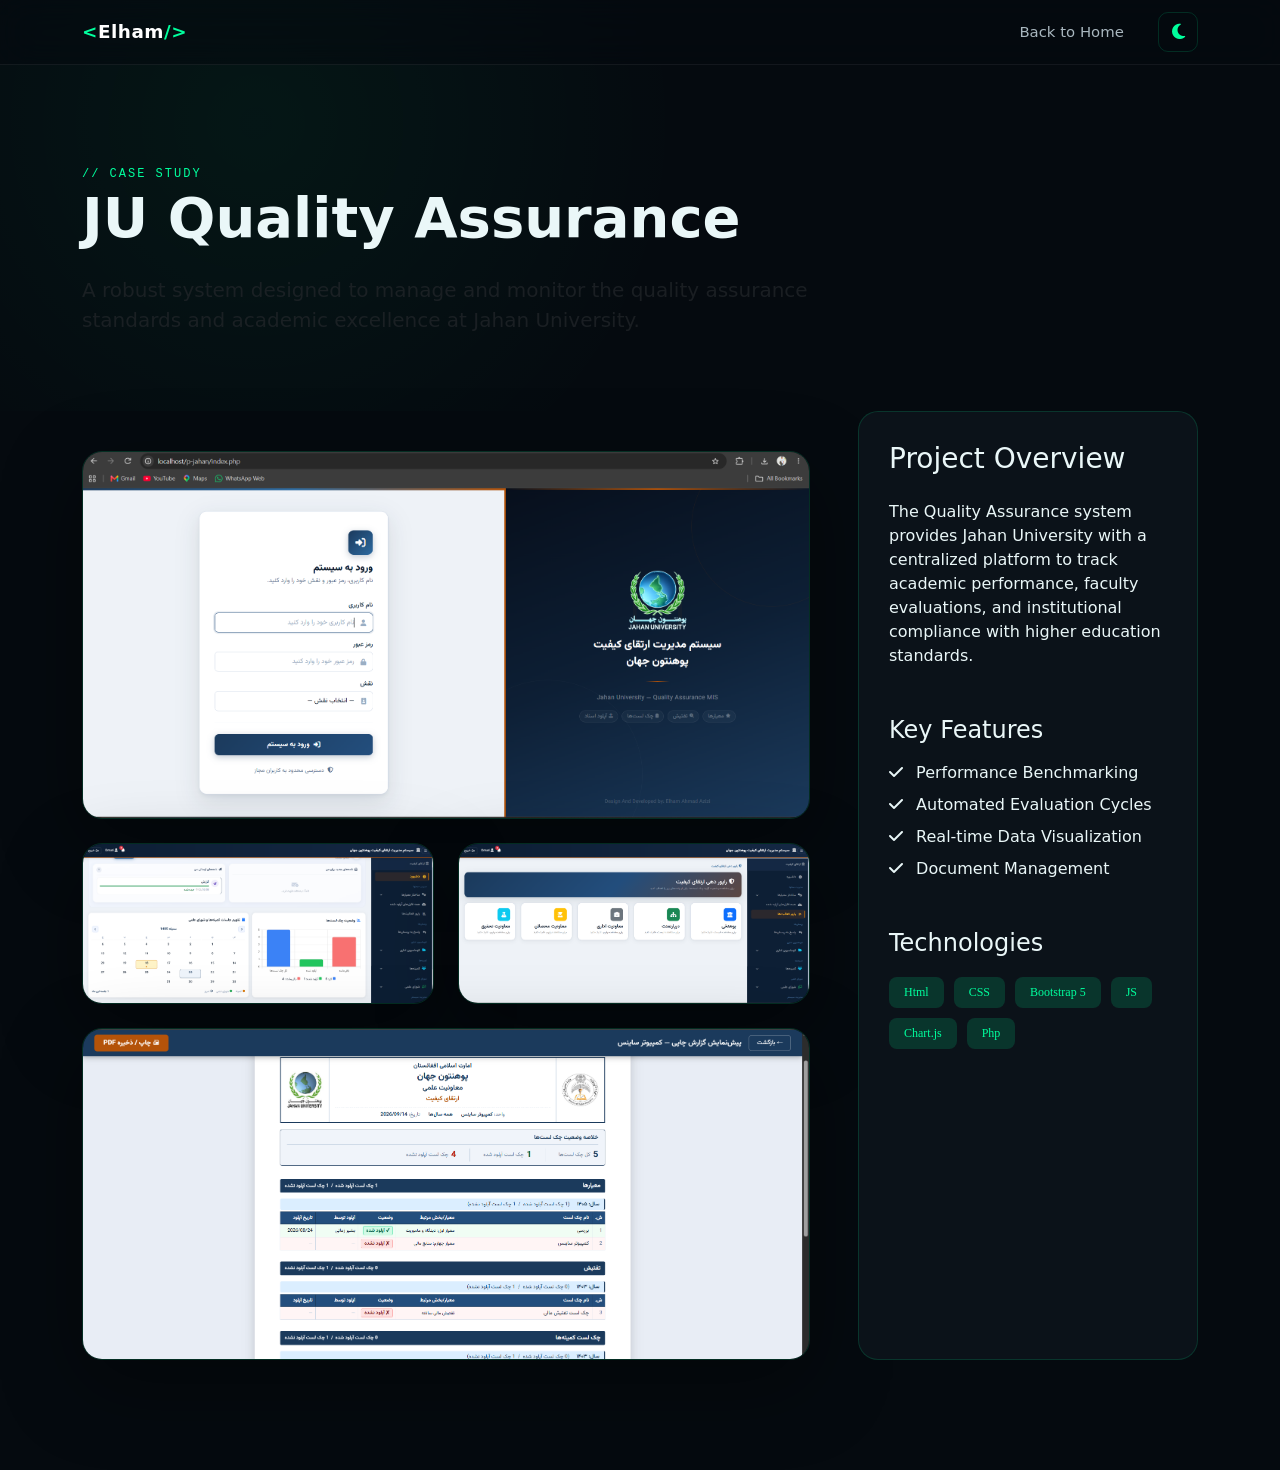
<file: elham-azizi-portfolio/project-qa.html>
<!DOCTYPE html>
<html lang="en">
<head>
  <meta charset="UTF-8">
  <meta name="viewport" content="width=device-width, initial-scale=1.0">
  <title>Project Details | Elham Azizi</title>
  <link href="https://cdn.jsdelivr.net/npm/bootstrap@5.3.3/dist/css/bootstrap.min.css" rel="stylesheet">
  <link href="https://cdnjs.cloudflare.com/ajax/libs/font-awesome/6.6.0/css/all.min.css" rel="stylesheet">
  <link href="assets/css/style.css" rel="stylesheet">
</head>
<body data-page="project">

<nav class="navbar navbar-expand-lg fixed-top glass-nav">
  <div class="container">
    <a class="navbar-brand fw-bold" href="index.html"><span>&lt;</span>Elham<span>/&gt;</span></a>
    <div class="collapse navbar-collapse" id="mainNav">
      <ul class="navbar-nav ms-auto align-items-center gap-2">
        <li class="nav-item"><a class="nav-link" href="index.html">Back to Home</a></li>
        <li class="nav-item">
          <button id="themeToggle" class="theme-toggle">
            <i class="fa-solid fa-moon"></i>
          </button>
        </li>
      </ul>
    </div>
  </div>
</nav>

<header class="project-header">
  <div class="container">
    <div class="row align-items-center">
      <div class="col-lg-8 animate-fadeInUp">
        <span class="section-kicker">// CASE STUDY</span>
        <h1 class="display-4 fw-bold mb-4">JU <span>Quality Assurance</span></h1>
        <p class="lead text-muted">A robust system designed to manage and monitor the quality assurance standards and academic excellence at Jahan University.</p>
      </div>
    </div>
  </div>
</header>

<main class="section-pad pt-0">
  <div class="container">
    <div class="row g-5">
      <div class="col-lg-8">
        <div class="project-gallery">
          <div class="mb-4 animate-fadeInUp" style="animation-delay: 0.2s;">
            <img src="assets/img/1.png" alt="JU Quality Assurance Dashboard" class="gallery-img">
          </div>
          <div class="row g-4 mb-4">
            <div class="col-6 animate-fadeInUp" style="animation-delay: 0.3s;">
               <img src="assets/img/2.png" alt="QA Analytics" class="gallery-img">
            </div>
            <div class="col-6 animate-fadeInUp" style="animation-delay: 0.4s;">
               <img src="assets/img/3.png" alt="QA Reports" class="gallery-img">
            </div>
          </div>
          <div class="animate-fadeInUp" style="animation-delay: 0.5s;">
            <img src="assets/img/4.png" alt="QA Admin Panel" class="gallery-img">
          </div>
        </div>
      </div>
      <div class="col-lg-4">
        <div class="project-info-card animate-fadeInUp" style="animation-delay: 0.6s;">
          <h3 class="mb-4">Project Overview</h3>
          <p>The Quality Assurance system provides Jahan University with a centralized platform to track academic performance, faculty evaluations, and institutional compliance with higher education standards.</p>

          <h4 class="mt-5 mb-3">Key Features</h4>
          <ul class="list-unstyled">
            <li class="mb-2"><i class="fa-solid fa-check text-accent me-2"></i> Performance Benchmarking</li>
            <li class="mb-2"><i class="fa-solid fa-check text-accent me-2"></i> Automated Evaluation Cycles</li>
            <li class="mb-2"><i class="fa-solid fa-check text-accent me-2"></i> Real-time Data Visualization</li>
            <li class="mb-2"><i class="fa-solid fa-check text-accent me-2"></i> Document Management</li>
          </ul>

          <h4 class="mt-5 mb-3">Technologies</h4>
          <div class="tech-list">
            <span class="tech-item">Html</span>
            <span class="tech-item">CSS</span>
            <span class="tech-item">Bootstrap 5</span>
            <span class="tech-item">JS</span>
            <span class="tech-item">Chart.js</span>
            <span class="tech-item">Php</span>
          </div>
        </div>
      </div>
    </div>
  </div>
</main>


<script src="assets/js/app.js"></script>
</body>
</html>
</file>
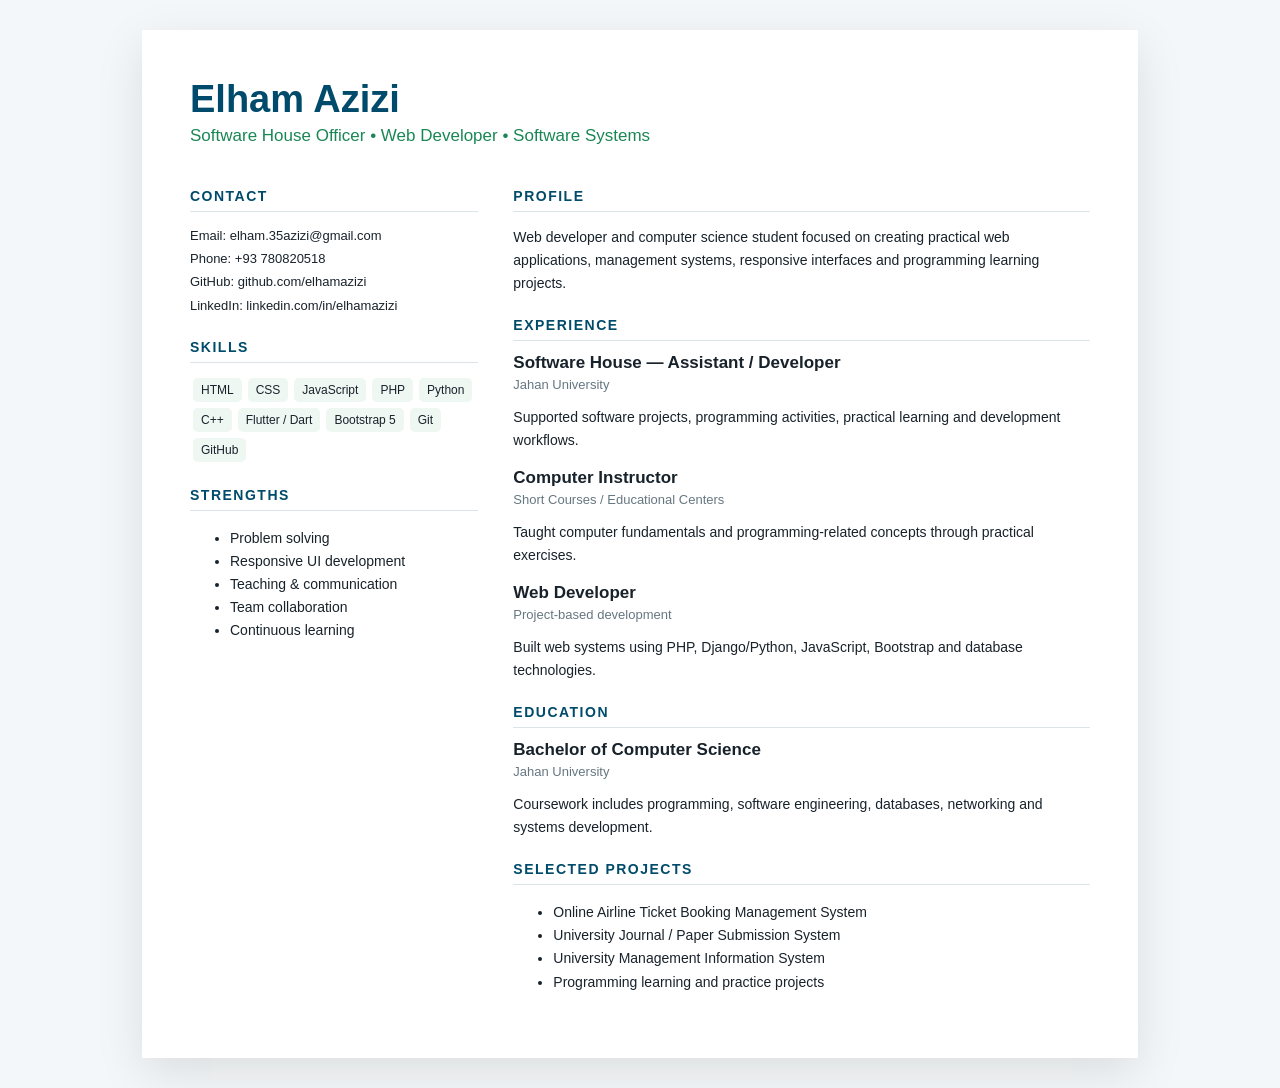
<file: elham-azizi-portfolio/cv/Elham-Azizi-CV.html>
<!doctype html>
<html lang="en">
<head>
<meta charset="utf-8">
<meta name="viewport" content="width=device-width,initial-scale=1">
<title>Elham Azizi — CV</title>
<style>
body{font-family:Arial,sans-serif;margin:0;background:#f4f7f9;color:#18222b}
.cv{max-width:900px;margin:30px auto;background:#fff;padding:48px;box-shadow:0 15px 45px rgba(0,0,0,.1)}
h1{margin:0;color:#004b6b;font-size:38px}.role{color:#198754;font-size:17px;margin:5px 0 20px}
.grid{display:grid;grid-template-columns:1fr 2fr;gap:35px}.section{margin-top:22px}h2{font-size:14px;color:#004b6b;text-transform:uppercase;letter-spacing:1.5px;border-bottom:1px solid #dce4e8;padding-bottom:7px}
.item{margin-bottom:16px}h3{font-size:17px;margin:0 0 4px}.muted{color:#667781;font-size:13px}
p,li{font-size:14px;line-height:1.65}.chips span{display:inline-block;padding:5px 8px;background:#eef7f2;margin:3px;border-radius:5px;font-size:12px}
.contact{font-size:13px;line-height:1.8}@media print{body{background:#fff}.cv{margin:0;box-shadow:none;padding:30px}}
</style>
</head>
<body><div class="cv">
<h1>Elham Azizi</h1><div class="role">Software House Officer • Web Developer • Software Systems</div>
<div class="grid">
<aside>
<div class="section"><h2>Contact</h2><div class="contact">Email: elham.35azizi@gmail.com<br>Phone: +93 780820518<br>GitHub: github.com/elhamazizi<br>LinkedIn: linkedin.com/in/elhamazizi</div></div>
<div class="section"><h2>Skills</h2><div class="chips"><span>HTML</span><span>CSS</span><span>JavaScript</span><span>PHP</span><span>Python</span><span>C++</span><span>Flutter / Dart</span><span>Bootstrap 5</span><span>Git</span><span>GitHub</span></div></div>
<div class="section"><h2>Strengths</h2><ul><li>Problem solving</li><li>Responsive UI development</li><li>Teaching & communication</li><li>Team collaboration</li><li>Continuous learning</li></ul></div>
</aside>
<main>
<div class="section"><h2>Profile</h2><p>Web developer and computer science student focused on creating practical web applications, management systems, responsive interfaces and programming learning projects.</p></div>
<div class="section"><h2>Experience</h2>
<div class="item"><h3>Software House — Assistant / Developer</h3><div class="muted">Jahan University</div><p>Supported software projects, programming activities, practical learning and development workflows.</p></div>
<div class="item"><h3>Computer Instructor</h3><div class="muted">Short Courses / Educational Centers</div><p>Taught computer fundamentals and programming-related concepts through practical exercises.</p></div>
<div class="item"><h3>Web Developer</h3><div class="muted">Project-based development</div><p>Built web systems using PHP, Django/Python, JavaScript, Bootstrap and database technologies.</p></div>
</div>
<div class="section"><h2>Education</h2><div class="item"><h3>Bachelor of Computer Science</h3><div class="muted">Jahan University</div><p>Coursework includes programming, software engineering, databases, networking and systems development.</p></div></div>
<div class="section"><h2>Selected Projects</h2><ul><li>Online Airline Ticket Booking Management System</li><li>University Journal / Paper Submission System</li><li>University Management Information System</li><li>Programming learning and practice projects</li></ul></div>
</main></div>
</div></body></html>
</file>
<file: elham-azizi-portfolio/assets/css/style.css>
:root{
--bg:#050a0f;--panel:#0b1219;--panel2:#101922;--text:#eaf7f8;--muted:#8da1ac;
--accent:#00ff9d;--accent2:#00c6ff;--line:rgba(0,255,157,.15);--shadow:0 25px 80px rgba(0,0,0,.4)
}
body.light-mode {
--bg:#f8fafc;--panel:#ffffff;--panel2:#f1f5f9;--text:#0f172a;--muted:#475569;
--accent:#059669;--accent2:#0284c7;--line:rgba(5,150,105,0.1);--shadow:0 10px 30px rgba(0,0,0,0.05)
}
*{box-sizing:border-box}
html{scroll-behavior:smooth}
body{
  margin:0;
  background:var(--bg);
  color:var(--text);
  font-family:Inter,system-ui,-apple-system,Segoe UI,sans-serif;
  overflow-x:hidden;
  transition: background 0.4s ease, color 0.4s ease;
}
a{text-decoration:none}.glass-nav{background:rgba(5,10,15,.55);backdrop-filter:blur(16px);border-bottom:1px solid rgba(255,255,255,.06)}
.navbar-brand{color:#fff!important;font-size:1.15rem;letter-spacing:.5px}.navbar-brand span{color:var(--accent)}
.nav-link{color:#a9b7bf!important;font-size:.93rem;position:relative;padding:.8rem .7rem!important}.nav-link:hover,.nav-link.active{color:#fff!important}
.nav-link:after{content:"";position:absolute;left:.7rem;right:.7rem;bottom:.45rem;height:2px;background:linear-gradient(90deg,var(--accent),var(--accent2));transform:scaleX(0);transition:.3s}.nav-link:hover:after,.nav-link.active:after{transform:scaleX(1)}
.navbar-toggler i{color:var(--accent);font-size:1.4rem}.scroll-progress{position:fixed;top:0;left:0;width:0;height:3px;background:linear-gradient(90deg,var(--accent),var(--accent2));z-index:3000;box-shadow:0 0 20px var(--accent)}
#preloader{position:fixed;inset:0;background:#020609;display:grid;place-items:center;z-index:4000;transition:opacity .6s,visibility .6s}#preloader.done{opacity:0;visibility:hidden}
.loader-wrap{text-align:center;color:var(--muted);font-family:monospace}.code-loader{font-size:3rem;color:var(--accent);animation:pulse 1s infinite}
.cursor-glow{position:fixed;width:280px;height:280px;border-radius:50%;pointer-events:none;background:radial-gradient(circle,rgba(0,255,157,.08),transparent 65%);transform:translate(-50%,-50%);z-index:1}
.hero-section,.inner-hero{position:relative;isolation:isolate;overflow:hidden}.hero-section{min-height:100vh;background:radial-gradient(circle at 75% 50%,rgba(0,198,255,.12),transparent 30%),radial-gradient(circle at 25% 35%,rgba(0,255,157,.08),transparent 30%)}
.grid-bg{position:absolute;inset:0;opacity:.18;background-image:linear-gradient(rgba(0,255,157,.08) 1px,transparent 1px),linear-gradient(90deg,rgba(0,198,255,.07) 1px,transparent 1px);background-size:45px 45px;mask-image:linear-gradient(to bottom,black,transparent)}
.orb{position:absolute;border:1px solid var(--line);border-radius:50%;filter:blur(.2px);animation:float 9s ease-in-out infinite}.orb-one{width:480px;height:480px;right:-180px;top:120px;box-shadow:inset 0 0 60px rgba(0,255,157,.04)}.orb-two{width:280px;height:280px;left:-140px;bottom:100px}
.code-rain span{position:absolute;top:-30px;left:var(--x);font:12px/1.2 Consolas,monospace;color:rgba(0,255,157,.24);white-space:nowrap;animation:codeDrop 12s linear infinite;animation-delay:var(--d)}
.hero-content{z-index:3}.terminal-badge{display:inline-flex;gap:10px;align-items:center;font:12px Consolas,monospace;border:1px solid rgba(0,255,157,.25);padding:8px 12px;border-radius:999px;background:rgba(0,255,157,.04);color:#9db1bb}.terminal-badge strong{color:var(--accent)}.terminal-dot{width:8px;height:8px;background:var(--accent);border-radius:50%;box-shadow:0 0 15px var(--accent)}
.eyebrow,.section-kicker{font:12px Consolas,monospace;letter-spacing:2px;color:var(--accent);margin:25px 0 10px}.display-name{font-weight:800;font-size:clamp(3.5rem,8vw,7rem);line-height:.95;letter-spacing:-.06em;margin:0}.display-name span,h2 span,.contact-panel h2 span,.inner-hero h1 span{color:var(--accent);text-shadow:0 0 24px rgba(0,255,157,.16)}
.typed-line{font:600 clamp(1.1rem,2vw,1.5rem) Consolas,monospace;margin:22px 0 16px;color:#c9d7de}.type-caret{color:var(--accent);animation:blink .8s infinite}
.hero-copy{max-width:680px;color:var(--muted);font-size:1.06rem;line-height:1.8}.hero-actions{display:flex;flex-wrap:wrap;gap:12px;margin:28px 0}.btn-neon{background:linear-gradient(135deg,var(--accent),#00d9ff);border:0;color:#02100b;font-weight:800;box-shadow:0 10px 35px rgba(0,255,157,.18)}.btn-neon:hover{transform:translateY(-2px);box-shadow:0 15px 45px rgba(0,255,157,.28)}
.btn-outline-light{border-color:rgba(255,255,255,.18)}.contact-mini{display:flex;flex-wrap:wrap;gap:16px;margin-top:22px}.contact-mini a{color:#90a1ab;font-size:.9rem}.contact-mini a:hover{color:var(--accent)}.contact-mini i{color:var(--accent);margin-right:6px}
.copy-btn {
  background: none;
  border: none;
  color: var(--muted);
  cursor: pointer;
  padding: 4px;
  font-size: 0.85rem;
  transition: 0.3s;
  opacity: 0.6;
}
.copy-btn:hover {
  color: var(--accent);
  opacity: 1;
}
.copy-btn.copied i::before {
  content: "\f00c"; /* check icon */
  font-family: "Font Awesome 6 Free";
  font-weight: 900;
}
.social-links{display:flex;gap:9px;margin-top:20px}.social-links a{width:40px;height:40px;display:grid;place-items:center;color:#a7b7bf;border:1px solid rgba(255,255,255,.1);border-radius:10px;background:rgba(255,255,255,.02);transition:.3s}.social-links a:hover{color:#03120e;border-color:var(--accent);background:var(--accent);transform:translateY(-4px) rotate(-4deg)}
.profile-stage{min-height:520px;display:grid;place-items:center;position:relative;perspective:2000px}.profile-ring{width:min(420px,82vw);aspect-ratio:1;border-radius:24% 76% 28% 72% / 68% 34% 66% 32%;padding:12px;position:relative;display:flex;align-items:center;justify-content:center;background:rgba(0,255,157,.03);border:1px solid var(--line);transition:all .8s cubic-bezier(.34,1.56,.64,1);transform-style:preserve-3d;animation:morphShape 12s linear infinite alternate}.profile-ring::before{content:"";position:absolute;inset:-5px;border:2px solid var(--accent);border-radius:inherit;opacity:.2;animation:spinSlow 20s linear infinite}.profile-image{height:95%;width:95%;border-radius:inherit;background:#050a0f;overflow:hidden;position:relative;z-index:2;display:flex;align-items:center;justify-content:center;box-shadow:inset 0 0 50px rgba(0,0,0,.8);transition:transform .6s ease;transform:translateZ(40px)}.profile-image img{width:100%;height:100%;object-fit:cover;filter:grayscale(20%) contrast(110%);transition:all .6s ease}.tech-hud{position:absolute;inset:0;pointer-events:none;z-index:3;opacity:.6;transition:.4s}.scan-bar{position:absolute;top:0;left:0;width:100%;height:2px;background:linear-gradient(90deg,transparent,var(--accent),transparent);box-shadow:0 0 15px var(--accent);animation:scan 3s linear infinite;opacity:0}.hud-corners .corner{position:absolute;width:20px;height:20px;border:2px solid var(--accent);opacity:0;transition:.5s}.corner.tl{top:20px;left:20px;border-right:0;border-bottom:0}.corner.tr{top:20px;right:20px;border-left:0;border-bottom:0}.corner.bl{bottom:20px;left:20px;border-right:0;border-top:0}.corner.br{bottom:20px;right:20px;border-left:0;border-top:0}.data-tag{position:absolute;bottom:30px;left:50%;transform:translateX(-50%);font:9px Consolas;color:var(--accent);letter-spacing:2px;opacity:0;transition:.4s}.profile-stage:hover .profile-ring{transform:rotateX(15deg) rotateY(-20deg) scale(1.05);border-color:var(--accent);box-shadow:0 30px 100px rgba(0,255,157,.15)}.profile-stage:hover .profile-image{transform:translateZ(100px)}.profile-stage:hover .profile-image img{filter:grayscale(0%) contrast(100%)}.profile-stage:hover .scan-bar,.profile-stage:hover .hud-corners .corner,.profile-stage:hover .data-tag{opacity:1}.profile-stage:hover .corner.tl{top:10px;left:10px}.profile-stage:hover .corner.tr{top:10px;right:10px}.profile-stage:hover .corner.bl{bottom:10px;left:10px}.profile-stage:hover .corner.br{bottom:10px;right:10px}@keyframes morphShape{0%{border-radius:24% 76% 28% 72% / 68% 34% 66% 32%}100%{border-radius:68% 32% 64% 36% / 32% 68% 28% 72%}}@keyframes scan{0%{top:0%}100%{top:100%}}.image-placeholder{height:100%;width:100%;border-radius:50%;border:1px dashed rgba(255,255,255,.16);display:grid;place-items:center;align-content:center;gap:6px;color:#71838d;background:radial-gradient(circle at 50% 40%,rgba(0,255,157,.06),transparent 55%)}.image-placeholder i{font-size:4rem;color:var(--accent)}.image-placeholder span{font-weight:700}.image-placeholder small{font-family:monospace;color:#596a73}.floating-code{position:absolute;padding:8px 11px;border:1px solid var(--line);background:rgba(4,11,16,.8);backdrop-filter:blur(10px);color:var(--accent);font:12px Consolas,monospace;border-radius:8px;box-shadow:var(--shadow);animation:float 5s ease-in-out infinite}.code-one{top:13%;left:2%}.code-two{bottom:20%;right:2%;animation-delay:1s}.code-three{bottom:7%;left:10%;animation-delay:2s}.status-card{position:absolute;bottom:3%;right:6%;background:rgba(6,15,21,.8);border:1px solid rgba(0,255,157,.2);padding:10px 14px;border-radius:10px;font-size:.78rem;color:#b7c5cb;backdrop-filter:blur(10px)}.status-dot{display:inline-block;width:7px;height:7px;background:var(--accent);border-radius:50%;margin-right:7px;box-shadow:0 0 12px var(--accent)}
.scroll-cue{position:absolute;bottom:25px;left:50%;transform:translateX(-50%);font:10px Consolas,monospace;color:#71818a;text-transform:uppercase;letter-spacing:2px;z-index:4}.scroll-cue span{display:block;width:1px;height:34px;background:linear-gradient(var(--accent),transparent);margin:0 auto 8px}
.section-pad{padding:110px 0}.section-dark{background:linear-gradient(180deg,#071017,#050a0f)}.section-heading{max-width:760px;margin-bottom:48px}.section-heading h2{font-size:clamp(2rem,4vw,3.4rem);font-weight:800;letter-spacing:-.04em;margin-bottom:15px}.section-heading p{color:var(--muted);line-height:1.8}
.glass-card,.stat-card,.project-card,.value-card,.about-terminal,.contact-panel{background:linear-gradient(145deg,rgba(14,24,31,.88),rgba(7,13,18,.88));border:1px solid rgba(255,255,255,.07);box-shadow:var(--shadow)}
.about-card{position:relative;padding:40px;border-radius:18px;overflow:hidden}.line-number{font:12px Consolas;color:var(--accent);opacity:.7}.about-card h3{font-size:1.7rem;margin:14px 0}.about-card p,.value-card p{color:var(--muted);line-height:1.8}.text-link{color:var(--accent);font-size:.9rem}.text-link i{transition:.25s}.text-link:hover i{transform:translateX(6px)}
.stat-grid{display:grid;grid-template-columns:1fr 1fr;gap:14px;height:100%}.stat-card{min-height:150px;border-radius:16px;padding:28px;display:flex;flex-direction:column;justify-content:end;transition:.35s}.stat-card:hover,.skill-card:hover,.project-card:hover,.value-card:hover,.tech-pill:hover{transform:translateY(-8px);border-color:rgba(0,255,157,.3)}.stat-card strong{font-size:1.5rem;color:var(--accent)}.stat-card span{color:#72828b;font-size:.85rem}
.skills-grid{display:grid;grid-template-columns:repeat(5,1fr);gap:16px}.skill-card{
  padding:24px;
  border:1px solid rgba(255,255,255,.06);
  background:rgba(255,255,255,.025);
  border-radius:16px;
  transition:.35s;
  color: var(--text);
}
body.light-mode .skill-card {
  background: #ffffff;
  border-color: rgba(0, 0, 0, 0.05);
  box-shadow: 0 5px 15px rgba(0, 0, 0, 0.03);
}
body.light-mode .skill-card:hover {
  border-color: var(--accent);
  box-shadow: 0 10px 25px rgba(5, 150, 105, 0.1);
}
.skill-card i{font-size:2rem;color:var(--accent2);margin-bottom:15px}
body.light-mode .skill-card i {
  color: var(--accent2);
}
.skill-card h4{font-size:1rem;margin:0 0 16px; color: inherit;}
.skill-card small{display:block;margin-top:6px;color:var(--muted);font:11px Consolas}.skill-meter{height:4px;background:rgba(0,0,0,0.05);border-radius:10px;overflow:hidden}
body:not(.light-mode) .skill-meter { background:#16252e; }
.skill-meter span{display:block;height:100%;width:var(--level);background:linear-gradient(90deg,var(--accent),var(--accent2));transform:scaleX(0);transform-origin:left;transition:1.2s cubic-bezier(.2,.7,.2,1)}
.reveal-up.visible .skill-meter span{transform:scaleX(1)}
.project-card{height:100%;border-radius:18px;padding:30px;transition:.35s;position:relative;overflow:hidden;cursor:pointer;display:block;color:inherit}.project-card:hover{transform:translateY(-10px);border-color:var(--accent)}.project-card:before{content:"";position:absolute;inset:0;background:linear-gradient(120deg,transparent,rgba(0,255,157,.06),transparent);transform:translateX(-100%);transition:.8s}.project-card:hover:before{transform:translateX(100%)}.project-top{display:flex;justify-content:space-between;color:var(--accent);font:12px Consolas;margin-bottom:28px}.project-top i{font-size:1.5rem}.project-card h3{font-size:1.35rem}.project-card p{color:var(--muted);line-height:1.75}.tag-row{display:flex;flex-wrap:wrap;gap:7px;margin-top:22px}.tag-row span{font:11px Consolas;color:#9aaab1;padding:6px 8px;border:1px solid rgba(255,255,255,.08);border-radius:6px}
.contact-panel{padding:48px;border-radius:22px;display:flex;align-items:center;justify-content:space-between;gap:30px}.contact-panel h2{font-size:clamp(2rem,4vw,3.2rem);font-weight:800}.contact-panel p{max-width:650px;color:var(--muted)}.contact-actions{display:flex;gap:10px;flex-wrap:wrap}.site-footer{padding:25px 0;border-top:1px solid rgba(255,255,255,.06);color:#62727b;font-size:.8rem}.footer-code{font-family:Consolas,monospace;color:#66817a}
.theme-toggle {
  background: none;
  border: 1px solid var(--line);
  color: var(--accent);
  width: 40px;
  height: 40px;
  border-radius: 10px;
  display: grid;
  place-items: center;
  cursor: pointer;
  transition: 0.3s;
  margin-left: 15px;
}
.theme-toggle:hover {
  background: var(--line);
  transform: translateY(-2px);
}
.theme-toggle i {
  font-size: 1.1rem;
}
body.light-mode .glass-nav {
  background: rgba(255, 255, 255, 0.8);
  backdrop-filter: blur(16px);
  border-bottom: 1px solid rgba(0, 0, 0, 0.05);
}
body.light-mode .navbar-brand {
  color: #0f172a !important;
}
body.light-mode .nav-link {
  color: #475569 !important;
}
body.light-mode .nav-link:hover, body.light-mode .nav-link.active {
  color: #0f172a !important;
}
body.light-mode .btn-outline-light {
  border-color: rgba(0, 0, 0, 0.2);
  color: #0f172a;
}
body.light-mode .hero-section {
  background: radial-gradient(circle at 75% 50%,rgba(0,198,255,.06),transparent 40%),radial-gradient(circle at 25% 35%,rgba(0,255,157,.06),transparent 40%);
}
body.light-mode .section-dark {
  background: linear-gradient(180deg,#f1f5f9,#f8fafc);
}
body.light-mode .glass-card, body.light-mode .stat-card, body.light-mode .project-card, body.light-mode .value-card, body.light-mode .about-terminal, body.light-mode .contact-panel {
  background: #ffffff;
  border-color: rgba(0, 0, 0, 0.05);
  box-shadow: 0 10px 30px rgba(0, 0, 0, 0.04);
}
body.light-mode .project-card:hover {
  border-color: var(--accent);
}
body.light-mode .terminal-badge {
  background: rgba(5, 150, 105, 0.05);
  border-color: rgba(5, 150, 105, 0.1);
  color: #475569;
}
body.light-mode .floating-code {
  background: #ffffff;
  border-color: rgba(0, 255, 157, 0.2);
}
body.light-mode .profile-image {
  background: #ffffff;
  border-color: #ffffff;
}
body.light-mode .code-rain span {
  color: rgba(5, 150, 105, 0.25);
  font-weight: 600;
}
body.light-mode .eyebrow {
  color: var(--accent);
  opacity: 0.9;
}
body.light-mode .typed-line {
  color: #334155;
}
body.light-mode .orb {
  opacity: 0.3;
  filter: blur(40px);
}
body.light-mode .site-footer {
  border-top-color: rgba(0, 0, 0, 0.05);
  color: #64748b;
}
body.light-mode .footer-code {
  color: #059669;
}
body.light-mode #preloader {
  background: #ffffff;
}
body.light-mode .social-links a {
  background: #ffffff;
  border-color: rgba(0, 0, 0, 0.1);
  color: #475569;
  box-shadow: 0 4px 10px rgba(0, 0, 0, 0.03);
}
body.light-mode .social-links a:hover {
  color: #ffffff;
  background: var(--accent);
  border-color: var(--accent);
}
body.light-mode .contact-mini a {
  color: #475569;
}
body.light-mode .contact-mini a:hover {
  color: var(--accent);
}
body.light-mode .contact-mini i {
  color: var(--accent);
}
body.light-mode .copy-btn {
  color: #64748b;
}
body.light-mode .back-top {
  background: rgba(255, 255, 255, 0.9);
  border-color: rgba(0, 0, 0, 0.05);
}
body.light-mode .inner-hero {
  background: radial-gradient(circle at 80% 20%,rgba(0,255,157,.06),transparent 30%),#f8fafc;
}
body.light-mode .terminal-bar {
  background: #f1f5f9;
  border-bottom-color: rgba(0, 0, 0, 0.05);
}
body.light-mode .about-terminal pre {
  background: #f8fafc;
}
body.light-mode .about-terminal code {
  color: #334155;
}
body.light-mode .tech-pill {
  background: #ffffff;
  border-color: rgba(0, 0, 0, 0.05);
  color: #334155;
}
body.light-mode .stat-card span {
  color: #64748b;
}
body.light-mode .tag-row span {
  background: #f1f5f9;
  border-color: transparent;
  color: #475569;
}
body.light-mode .timeline:before {
  background: linear-gradient(var(--accent),rgba(5,150,105,.05));
}
.back-top{position:fixed;right:22px;bottom:22px;width:43px;height:43px;border:1px solid var(--line);background:rgba(4,11,16,.8);color:var(--accent);border-radius:12px;display:grid;place-items:center;opacity:0;transform:translateY(15px);pointer-events:none;transition:.3s;z-index:2000}.back-top.show{opacity:1;transform:none;pointer-events:auto}
.inner-hero{padding:180px 0 90px;background:radial-gradient(circle at 80% 20%,rgba(0,255,157,.09),transparent 30%),#050a0f}.inner-hero h1{font-size:clamp(3rem,7vw,6rem);font-weight:800;letter-spacing:-.06em;margin:15px 0}.inner-hero p{max-width:650px;color:var(--muted);font-size:1.05rem}
.about-terminal{border-radius:18px;overflow:hidden}.terminal-bar{height:42px;padding:0 15px;display:flex;align-items:center;gap:7px;background:#0a1218;border-bottom:1px solid rgba(255,255,255,.05)}.terminal-bar span{width:8px;height:8px;border-radius:50%;background:#35505b}.terminal-bar b{font:11px Consolas;color:#617781;margin-left:7px}.about-terminal pre{margin:0;padding:28px;overflow:auto;background:#060d12}.about-terminal code{font:13px/1.8 Consolas;color:#b5c3ca}.about-terminal .purple{color:#c084fc}.about-terminal .green{color:#7ee787}.about-terminal .orange{color:#ffb86b}
.mini-facts{display:grid;gap:10px;margin-top:22px}.mini-facts div{display:flex;gap:14px;align-items:center}.mini-facts strong{font:12px Consolas;color:var(--accent)}.mini-facts span{color:#7c8f98;font-size:.9rem}.tech-pill{padding:20px;border:1px solid rgba(255,255,255,.07);border-radius:14px;background:rgba(255,255,255,.025);display:flex;gap:13px;align-items:center;transition:.3s;font-weight:700}.tech-pill i{color:var(--accent);font-size:1.35rem}
.timeline{position:relative;max-width:900px;margin:auto;padding-left:40px}.timeline:before{content:"";position:absolute;left:9px;top:0;bottom:0;width:1px;background:linear-gradient(var(--accent),rgba(0,255,157,.03))}.timeline-item{position:relative;padding:0 0 45px}.timeline-dot{position:absolute;left:-36px;top:2px;width:13px;height:13px;border-radius:50%;background:var(--bg);border:2px solid var(--accent);box-shadow:0 0 18px rgba(0,255,157,.25)}.timeline-item small{font:11px Consolas;color:var(--accent)}.timeline-item h3{margin:8px 0}.timeline-item p{color:var(--muted);line-height:1.8}.value-card{height:100%;padding:30px;border-radius:18px;transition:.35s}.value-card i{font-size:1.7rem;color:var(--accent);margin-bottom:22px}.value-card h3{font-size:1.25rem}
.reveal-up,.reveal-scale{opacity:0;transform:translateY(28px);transition:opacity .8s ease,transform .8s ease}.reveal-scale{transform:scale(.94)}.reveal-up.visible,.reveal-scale.visible{opacity:1;transform:none}
.magnetic{transition:transform .15s ease}.cursor-glow{display:block}
@keyframes codeDrop{0%{transform:translateY(-40px);opacity:0}12%{opacity:1}88%{opacity:1}100%{transform:translateY(105vh);opacity:0}}@keyframes float{0%,100%{transform:translateY(0)}50%{transform:translateY(-14px)}}@keyframes spinSlow{to{transform:rotate(360deg)}}@keyframes pulse{50%{transform:scale(1.12);text-shadow:0 0 25px var(--accent)}}@keyframes blink{50%{opacity:0}}
/* Project Details Page Styles */
.project-header {
  padding: 160px 0 60px;
  background: radial-gradient(circle at 20% 30%, rgba(0, 255, 157, 0.05), transparent 40%), var(--bg);
}
.project-gallery {
  margin-top: 40px;
}
.gallery-img {
  width: 100%;
  border-radius: 20px;
  border: 1px solid var(--line);
  transition: 0.5s cubic-bezier(0.2, 0.8, 0.2, 1);
  box-shadow: var(--shadow);
}
.gallery-img:hover {
  transform: scale(1.02);
  border-color: var(--accent);
}
.project-info-card {
  padding: 30px;
  border-radius: 20px;
  background: var(--panel);
  border: 1px solid var(--line);
  height: 100%;
}
.tech-list {
  display: flex;
  flex-wrap: wrap;
  gap: 10px;
  margin-top: 20px;
}
.tech-item {
  padding: 8px 15px;
  background: var(--line);
  border-radius: 8px;
  font: 12px Consolas;
  color: var(--accent);
}
body.light-mode .project-info-card {
  background: #ffffff;
  border-color: rgba(0, 0, 0, 0.05);
}
body.light-mode .tech-item {
  background: #f1f5f9;
  color: var(--accent);
}
@keyframes fadeInUp {
  from { opacity: 0; transform: translateY(30px); }
  to { opacity: 1; transform: translateY(0); }
}
.animate-fadeInUp {
  animation: fadeInUp 0.8s ease forwards;
}
</file>
